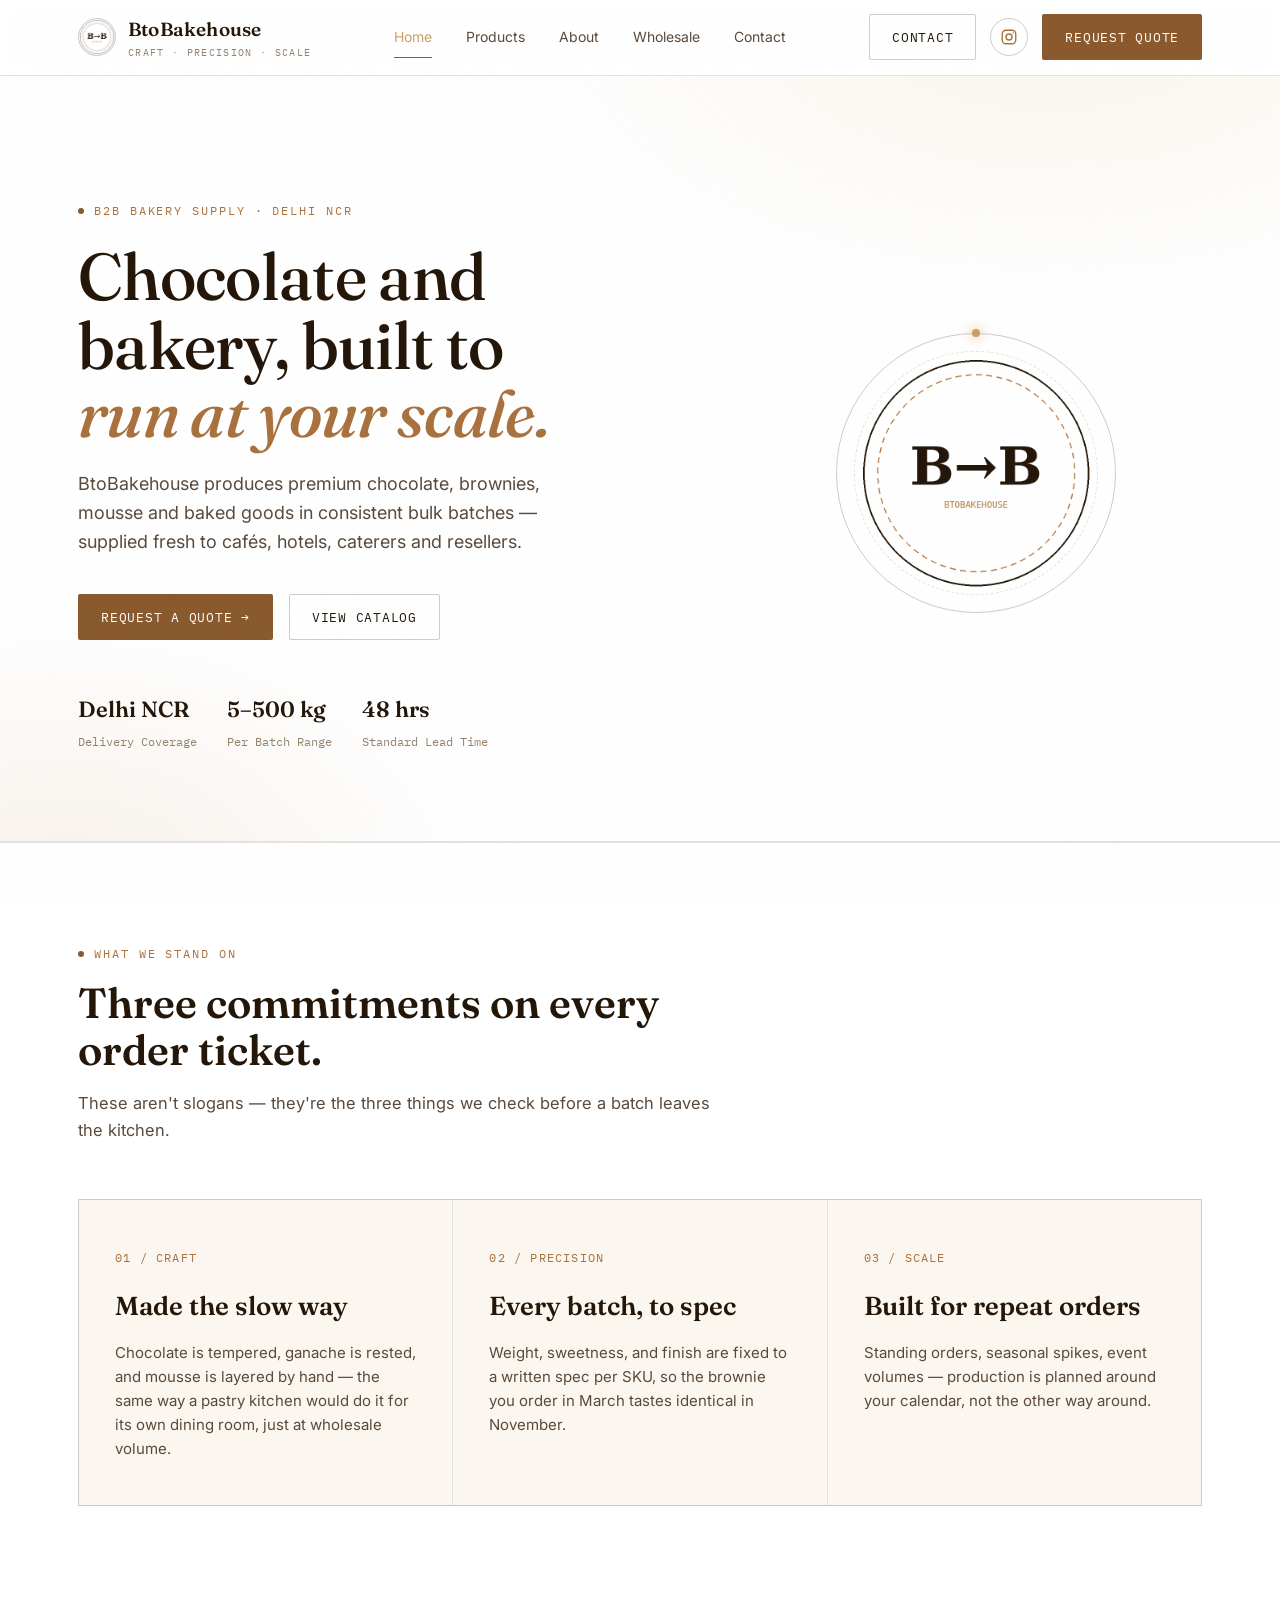
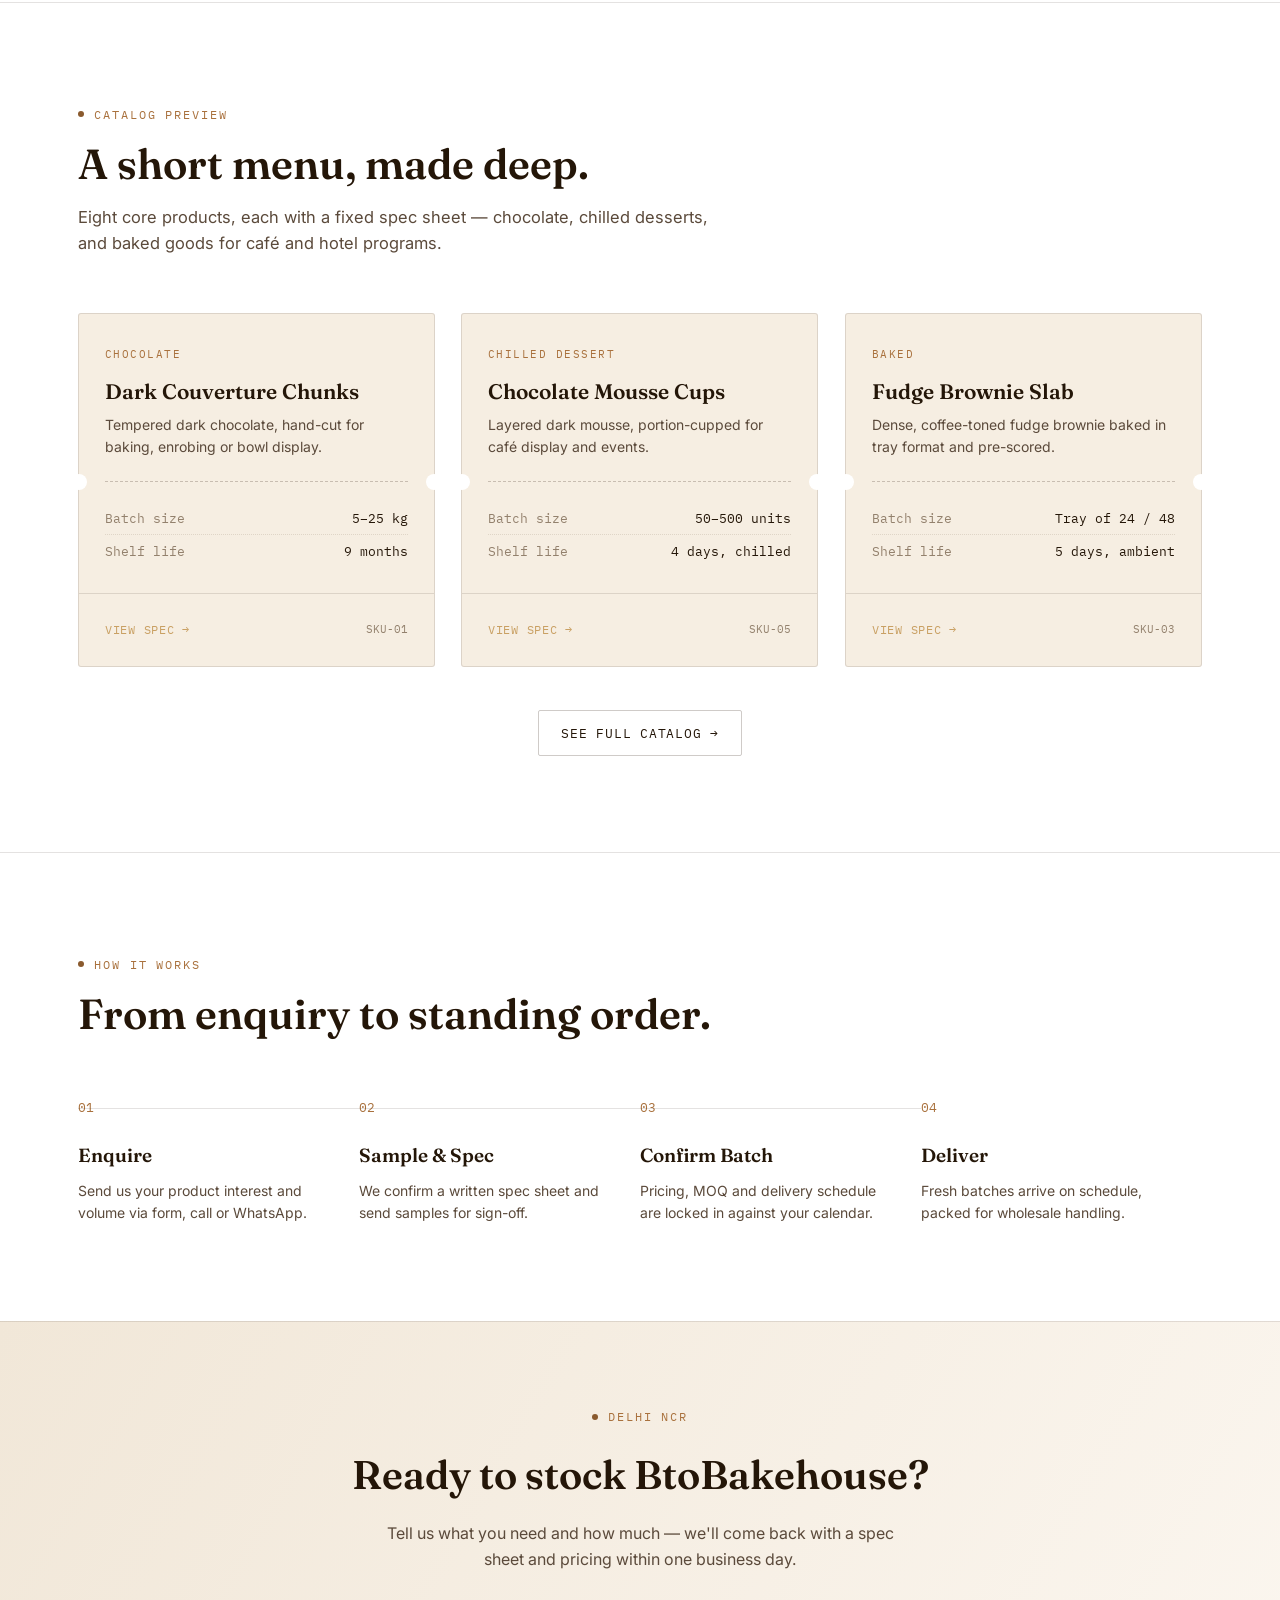
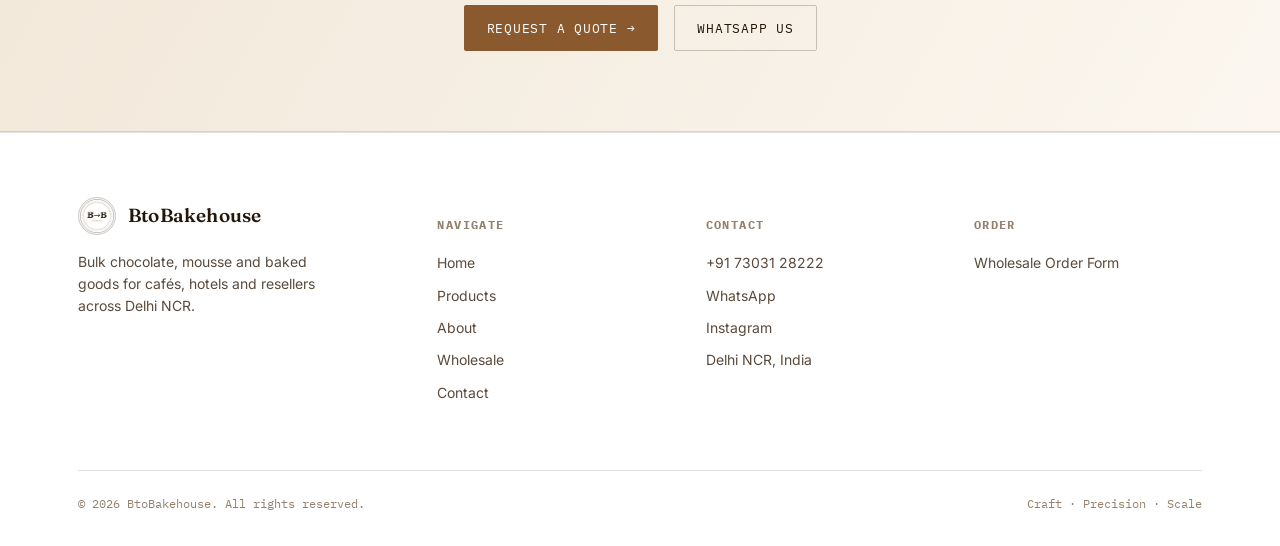
<file: index.html>
<!DOCTYPE html>
<html lang="en">
<head>
<meta charset="UTF-8">
<meta name="viewport" content="width=device-width, initial-scale=1.0">
<title>BtoBakehouse — Wholesale Chocolate & Bakery, Delhi NCR</title>
<meta name="description" content="BtoBakehouse supplies premium chocolate, brownies, mousse and bakery items in bulk to cafés, hotels and resellers across Delhi NCR.">
<link rel="preconnect" href="https://fonts.googleapis.com">
<link href="https://fonts.googleapis.com/css2?family=Fraunces:ital,opsz,wght@0,9..144,400;0,9..144,500;0,9..144,600;1,9..144,500&family=Inter:wght@400;500;600;700&family=IBM+Plex+Mono:wght@400;500&display=swap" rel="stylesheet">
<link rel="icon" type="image/png" href="logo.png">
<link rel="stylesheet" href="styles.css">
</head>
<body>
<div class="grain"></div>

<header class="site-header">
  <nav class="nav">
    <a href="index.html" class="brand">
      <span class="brand-mark"><img src="logo.png" alt="BtoBakehouse logo"></span>
      <span>
        <span class="brand-word">BtoBakehouse</span>
        <span class="brand-sub">Craft · Precision · Scale</span>
      </span>
    </a>
    <div class="nav-links">
      <a href="index.html" class="active">Home</a>
      <a href="products.html">Products</a>
      <a href="about.html">About</a>
      <a href="wholesale.html">Wholesale</a>
      <a href="contact.html">Contact</a>
    </div>
    <div class="nav-cta">
      <a href="contact.html" class="btn btn-outline">Contact</a>
      <a href="https://www.instagram.com/btobakehouse" target="_blank" class="icon-btn" aria-label="BtoBakehouse on Instagram">
        <svg viewBox="0 0 24 24" fill="none" stroke="currentColor" stroke-width="1.8"><rect x="3" y="3" width="18" height="18" rx="5"/><circle cx="12" cy="12" r="4"/><circle cx="17.5" cy="6.5" r="1" fill="currentColor" stroke="none"/></svg>
      </a>
      <a href="https://docs.google.com/forms/d/e/1FAIpQLSc3XQClOhl44Nz95IVdDjMeJeumspqBdUyK6FssILV5liJzgw/viewform" target="_blank" class="btn btn-primary"><span class="btn-text-full">Request Quote</span><span class="btn-text-short">Quote</span></a>
      <button class="nav-toggle" aria-label="Toggle menu">☰</button>
    </div>
  </nav>
</header>

<section class="hero">
  <div class="wrap hero-grid">
    <div>
      <span class="eyebrow">B2B Bakery Supply · Delhi NCR</span>
      <h1>Chocolate and<br>bakery, built to<br><em>run at your scale.</em></h1>
      <p class="hero-sub">BtoBakehouse produces premium chocolate, brownies, mousse and baked goods in consistent bulk batches — supplied fresh to cafés, hotels, caterers and resellers.</p>
      <div class="hero-cta">
        <a href="https://docs.google.com/forms/d/e/1FAIpQLSc3XQClOhl44Nz95IVdDjMeJeumspqBdUyK6FssILV5liJzgw/viewform" target="_blank" class="btn btn-primary">Request a Quote →</a>
        <a href="products.html" class="btn btn-outline">View Catalog</a>
      </div>
      <div class="hero-meta">
        <div><strong>Delhi NCR</strong>Delivery Coverage</div>
        <div><strong>5–500 kg</strong>Per Batch Range</div>
        <div><strong>48 hrs</strong>Standard Lead Time</div>
      </div>
    </div>
    <div class="hero-stamp-col">
      <div class="stamp">
        <div class="stamp-spin"><span class="orbit-dot"></span></div>
        <div class="stamp-logo-frame">
          <img src="logo.png" alt="BtoBakehouse logo">
        </div>
      </div>
    </div>
  </div>
</section>

<section class="border-top reveal">
  <div class="wrap">
    <div class="section-head">
      <span class="eyebrow">What we stand on</span>
      <h2>Three commitments on every order ticket.</h2>
      <p>These aren't slogans — they're the three things we check before a batch leaves the kitchen.</p>
    </div>
    <div class="pillars">
      <div class="pillar">
        <span class="mark">01 / CRAFT</span>
        <h3>Made the slow way</h3>
        <p>Chocolate is tempered, ganache is rested, and mousse is layered by hand — the same way a pastry kitchen would do it for its own dining room, just at wholesale volume.</p>
      </div>
      <div class="pillar">
        <span class="mark">02 / PRECISION</span>
        <h3>Every batch, to spec</h3>
        <p>Weight, sweetness, and finish are fixed to a written spec per SKU, so the brownie you order in March tastes identical in November.</p>
      </div>
      <div class="pillar">
        <span class="mark">03 / SCALE</span>
        <h3>Built for repeat orders</h3>
        <p>Standing orders, seasonal spikes, event volumes — production is planned around your calendar, not the other way around.</p>
      </div>
    </div>
  </div>
</section>

<section class="border-top reveal">
  <div class="wrap">
    <div class="section-head">
      <span class="eyebrow">Catalog preview</span>
      <h2>A short menu, made deep.</h2>
      <p>Eight core products, each with a fixed spec sheet — chocolate, chilled desserts, and baked goods for café and hotel programs.</p>
    </div>
    <div class="ticket-grid">
      <div class="ticket">
        <div class="ticket-top">
          <span class="ticket-cat">Chocolate</span>
          <h3>Dark Couverture Chunks</h3>
          <p class="desc">Tempered dark chocolate, hand-cut for baking, enrobing or bowl display.</p>
        </div>
        <div class="ticket-perf"></div>
        <div class="ticket-specs">
          <div class="spec-row"><span>Batch size</span><span>5–25 kg</span></div>
          <div class="spec-row"><span>Shelf life</span><span>9 months</span></div>
        </div>
        <div class="ticket-foot"><a href="products.html">View spec →</a><span class="ticket-id">SKU-01</span></div>
      </div>
      <div class="ticket">
        <div class="ticket-top">
          <span class="ticket-cat">Chilled Dessert</span>
          <h3>Chocolate Mousse Cups</h3>
          <p class="desc">Layered dark mousse, portion-cupped for café display and events.</p>
        </div>
        <div class="ticket-perf"></div>
        <div class="ticket-specs">
          <div class="spec-row"><span>Batch size</span><span>50–500 units</span></div>
          <div class="spec-row"><span>Shelf life</span><span>4 days, chilled</span></div>
        </div>
        <div class="ticket-foot"><a href="products.html">View spec →</a><span class="ticket-id">SKU-05</span></div>
      </div>
      <div class="ticket">
        <div class="ticket-top">
          <span class="ticket-cat">Baked</span>
          <h3>Fudge Brownie Slab</h3>
          <p class="desc">Dense, coffee-toned fudge brownie baked in tray format and pre-scored.</p>
        </div>
        <div class="ticket-perf"></div>
        <div class="ticket-specs">
          <div class="spec-row"><span>Batch size</span><span>Tray of 24 / 48</span></div>
          <div class="spec-row"><span>Shelf life</span><span>5 days, ambient</span></div>
        </div>
        <div class="ticket-foot"><a href="products.html">View spec →</a><span class="ticket-id">SKU-03</span></div>
      </div>
    </div>
    <div style="text-align:center;margin-top:44px;">
      <a href="products.html" class="btn btn-outline">See full catalog →</a>
    </div>
  </div>
</section>

<section class="border-top reveal">
  <div class="wrap">
    <div class="section-head">
      <span class="eyebrow">How it works</span>
      <h2>From enquiry to standing order.</h2>
    </div>
    <div class="process">
      <div class="step">
        <span class="step-num">01</span>
        <h4>Enquire</h4>
        <p>Send us your product interest and volume via form, call or WhatsApp.</p>
      </div>
      <div class="step">
        <span class="step-num">02</span>
        <h4>Sample & Spec</h4>
        <p>We confirm a written spec sheet and send samples for sign-off.</p>
      </div>
      <div class="step">
        <span class="step-num">03</span>
        <h4>Confirm Batch</h4>
        <p>Pricing, MOQ and delivery schedule are locked in against your calendar.</p>
      </div>
      <div class="step">
        <span class="step-num">04</span>
        <h4>Deliver</h4>
        <p>Fresh batches arrive on schedule, packed for wholesale handling.</p>
      </div>
    </div>
  </div>
</section>

<section class="cta-band reveal">
  <div class="wrap">
    <span class="eyebrow" style="justify-content:center;">Delhi NCR</span>
    <h2 style="margin-top:16px;">Ready to stock BtoBakehouse?</h2>
    <p>Tell us what you need and how much — we'll come back with a spec sheet and pricing within one business day.</p>
    <div class="hero-cta">
      <a href="https://docs.google.com/forms/d/e/1FAIpQLSc3XQClOhl44Nz95IVdDjMeJeumspqBdUyK6FssILV5liJzgw/viewform" target="_blank" class="btn btn-primary">Request a Quote →</a>
      <a href="https://wa.me/917303128222" target="_blank" class="btn btn-outline">WhatsApp Us</a>
    </div>
  </div>
</section>

<footer>
  <div class="wrap">
    <div class="footer-grid">
      <div class="footer-col">
        <div class="footer-brand-row">
          <span class="brand-mark"><img src="logo.png" alt="BtoBakehouse logo"></span>
          <span class="brand-word">BtoBakehouse</span>
        </div>
        <p style="max-width:260px;">Bulk chocolate, mousse and baked goods for cafés, hotels and resellers across Delhi NCR.</p>
      </div>
      <div class="footer-col">
        <h5>Navigate</h5>
        <a href="index.html">Home</a>
        <a href="products.html">Products</a>
        <a href="about.html">About</a>
        <a href="wholesale.html">Wholesale</a>
        <a href="contact.html">Contact</a>
      </div>
      <div class="footer-col">
        <h5>Contact</h5>
        <a href="tel:+917303128222">+91 73031 28222</a>
        <a href="https://wa.me/917303128222" target="_blank">WhatsApp</a>
        <a href="https://www.instagram.com/btobakehouse" target="_blank">Instagram</a>
        <p>Delhi NCR, India</p>
      </div>
      <div class="footer-col">
        <h5>Order</h5>
        <a href="https://docs.google.com/forms/d/e/1FAIpQLSc3XQClOhl44Nz95IVdDjMeJeumspqBdUyK6FssILV5liJzgw/viewform" target="_blank">Wholesale Order Form</a>
      </div>
    </div>
    <div class="footer-bottom">
      <span>© 2026 BtoBakehouse. All rights reserved.</span>
      <span>Craft · Precision · Scale</span>
    </div>
  </div>
</footer>

<script src="script.js"></script>
</body>
</html>
</file>
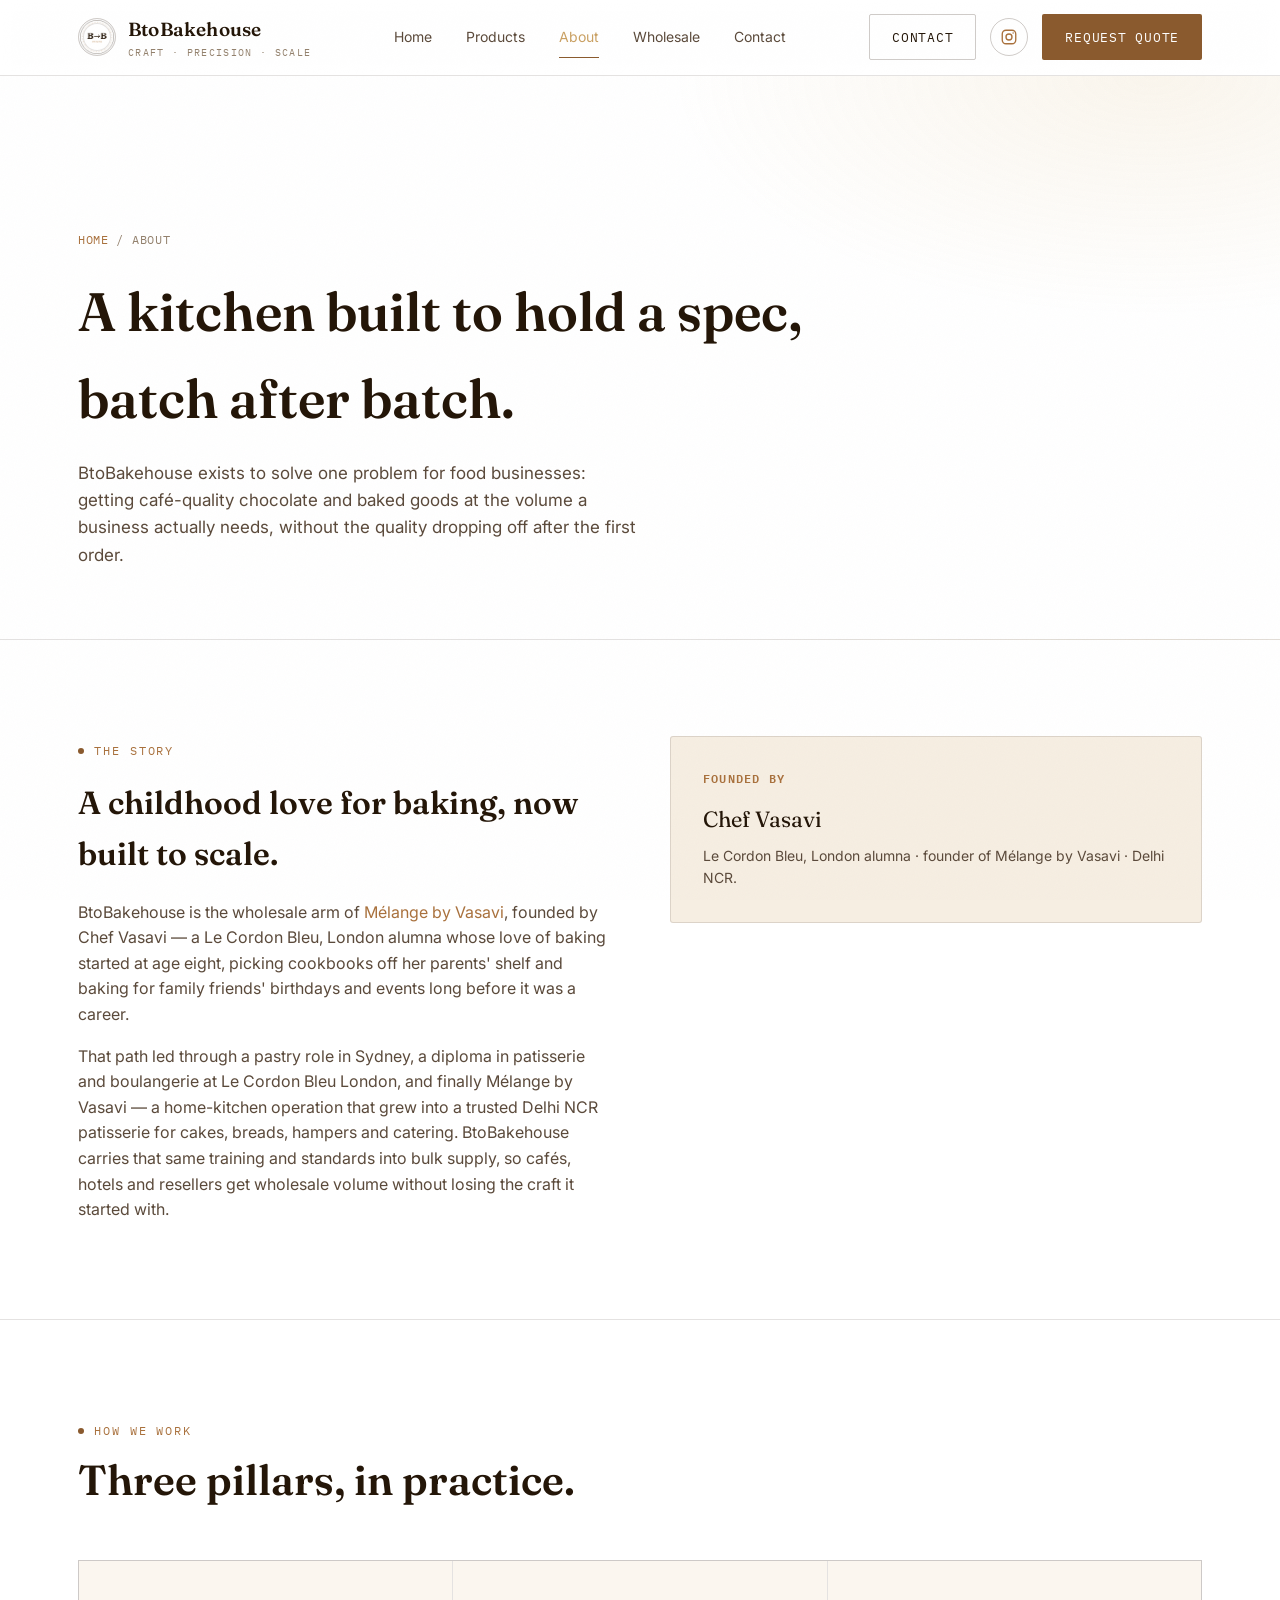
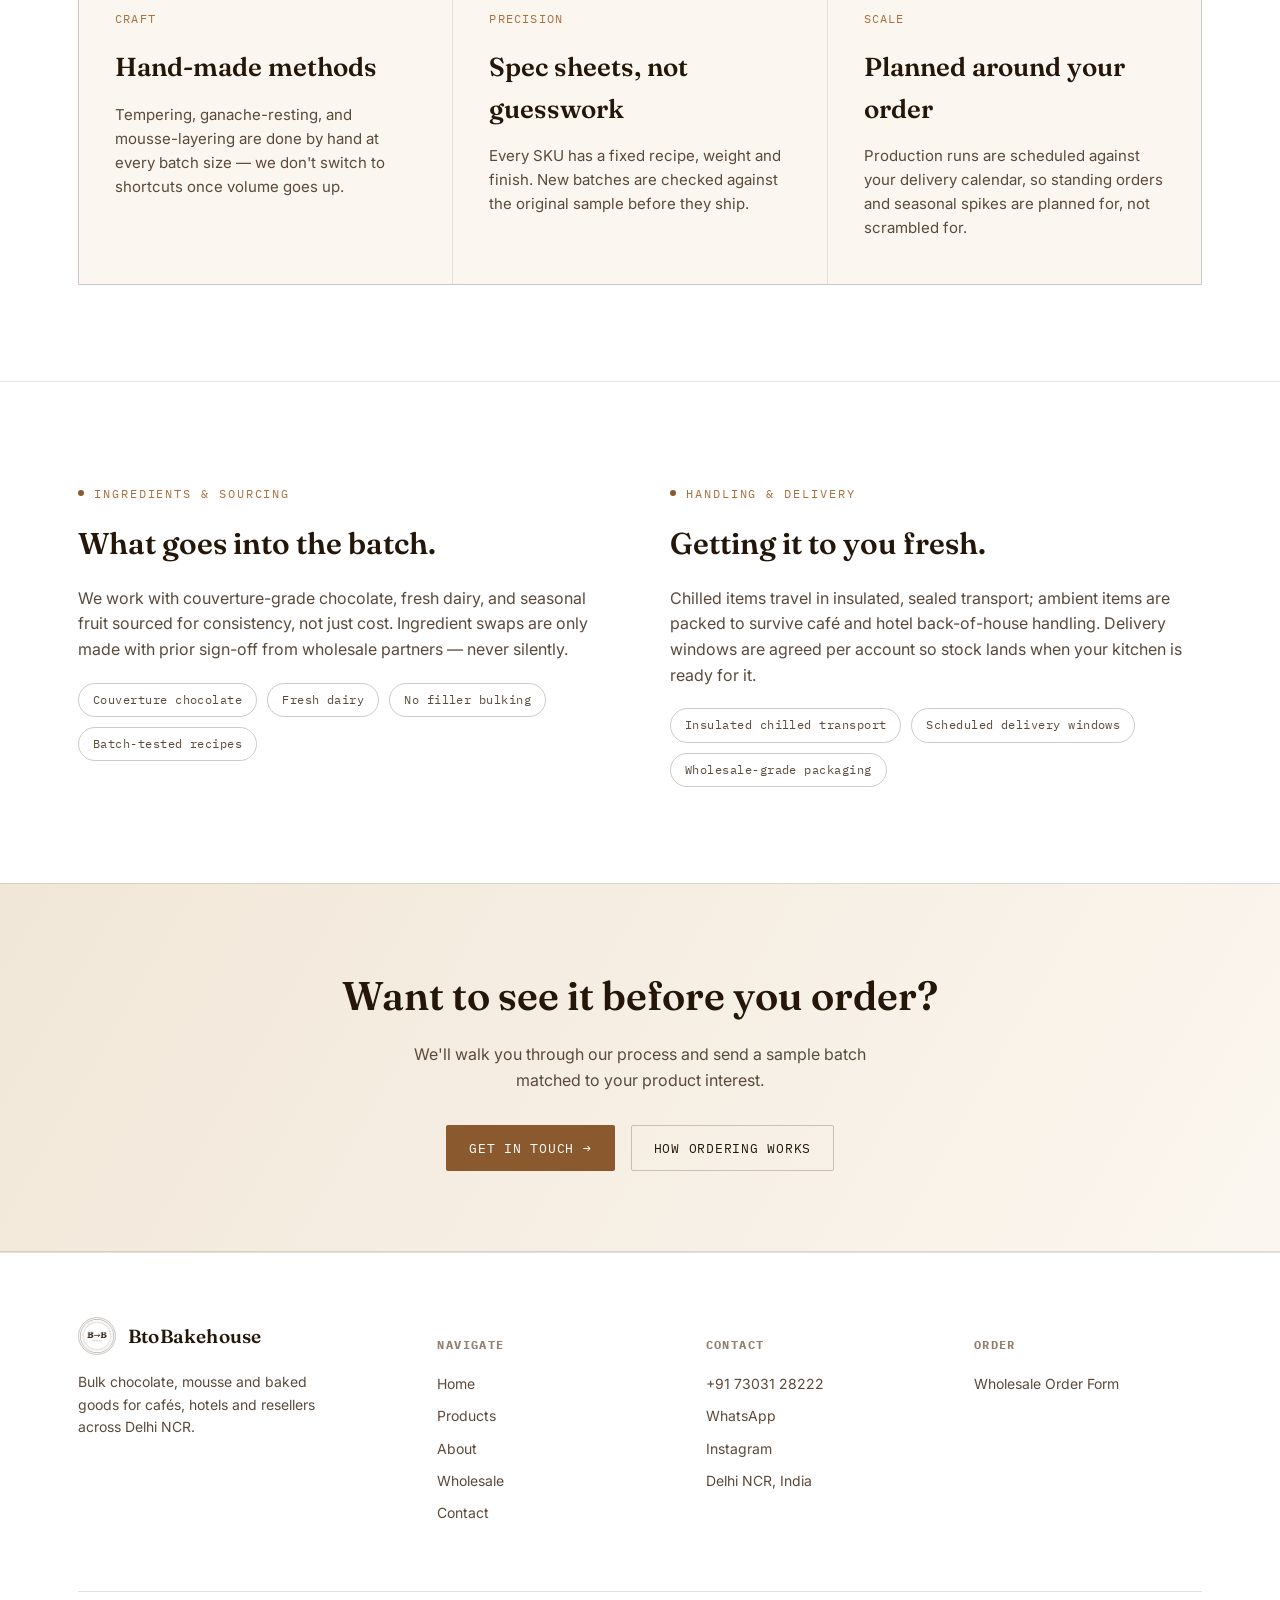
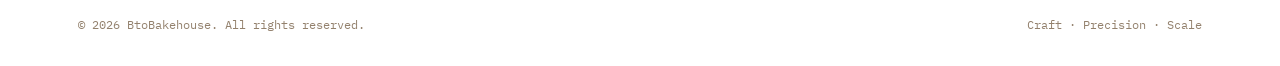
<file: about.html>
<!DOCTYPE html>
<html lang="en">
<head>
<meta charset="UTF-8">
<meta name="viewport" content="width=device-width, initial-scale=1.0">
<title>About — BtoBakehouse</title>
<meta name="description" content="From a home kitchen to a wholesale kitchen — the story, capability and standards behind BtoBakehouse.">
<link rel="preconnect" href="https://fonts.googleapis.com">
<link href="https://fonts.googleapis.com/css2?family=Fraunces:ital,opsz,wght@0,9..144,400;0,9..144,500;0,9..144,600;1,9..144,500&family=Inter:wght@400;500;600;700&family=IBM+Plex+Mono:wght@400;500&display=swap" rel="stylesheet">
<link rel="icon" type="image/png" href="logo.png">
<link rel="stylesheet" href="styles.css">
</head>
<body>
<div class="grain"></div>

<header class="site-header">
  <nav class="nav">
    <a href="index.html" class="brand">
      <span class="brand-mark"><img src="logo.png" alt="BtoBakehouse logo"></span>
      <span>
        <span class="brand-word">BtoBakehouse</span>
        <span class="brand-sub">Craft · Precision · Scale</span>
      </span>
    </a>
    <div class="nav-links">
      <a href="index.html">Home</a>
      <a href="products.html">Products</a>
      <a href="about.html" class="active">About</a>
      <a href="wholesale.html">Wholesale</a>
      <a href="contact.html">Contact</a>
    </div>
    <div class="nav-cta">
      <a href="contact.html" class="btn btn-outline">Contact</a>
      <a href="https://www.instagram.com/btobakehouse" target="_blank" class="icon-btn" aria-label="BtoBakehouse on Instagram">
        <svg viewBox="0 0 24 24" fill="none" stroke="currentColor" stroke-width="1.8"><rect x="3" y="3" width="18" height="18" rx="5"/><circle cx="12" cy="12" r="4"/><circle cx="17.5" cy="6.5" r="1" fill="currentColor" stroke="none"/></svg>
      </a>
      <a href="https://docs.google.com/forms/d/e/1FAIpQLSc3XQClOhl44Nz95IVdDjMeJeumspqBdUyK6FssILV5liJzgw/viewform" target="_blank" class="btn btn-primary"><span class="btn-text-full">Request Quote</span><span class="btn-text-short">Quote</span></a>
      <button class="nav-toggle" aria-label="Toggle menu">☰</button>
    </div>
  </nav>
</header>

<section class="page-header">
  <div class="wrap">
    <span class="breadcrumb"><a href="index.html">Home</a> / About</span>
    <h1>A kitchen built to hold a spec, batch after batch.</h1>
    <p>BtoBakehouse exists to solve one problem for food businesses: getting café-quality chocolate and baked goods at the volume a business actually needs, without the quality dropping off after the first order.</p>
  </div>
</section>

<section class="reveal">
  <div class="wrap two-col">
    <div>
      <span class="eyebrow">The story</span>
      <h2 style="margin-top:16px;font-size:32px;">A childhood love for baking, now built to scale.</h2>
      <p style="color:var(--parchment-dim);margin-top:20px;">BtoBakehouse is the wholesale arm of <a href="https://melangebyvasavi.com" target="_blank" style="color:var(--copper-light);">Mélange by Vasavi</a>, founded by Chef Vasavi — a Le Cordon Bleu, London alumna whose love of baking started at age eight, picking cookbooks off her parents' shelf and baking for family friends' birthdays and events long before it was a career.</p>
      <p style="color:var(--parchment-dim);margin-top:16px;">That path led through a pastry role in Sydney, a diploma in patisserie and boulangerie at Le Cordon Bleu London, and finally Mélange by Vasavi — a home-kitchen operation that grew into a trusted Delhi NCR patisserie for cakes, breads, hampers and catering. BtoBakehouse carries that same training and standards into bulk supply, so cafés, hotels and resellers get wholesale volume without losing the craft it started with.</p>
    </div>
    <div class="info-card">
      <h4>Founded by</h4>
      <p class="big">Chef Vasavi</p>
      <p>Le Cordon Bleu, London alumna · founder of Mélange by Vasavi · Delhi NCR.</p>
    </div>
  </div>
</section>

<section class="border-top reveal">
  <div class="wrap">
    <div class="section-head">
      <span class="eyebrow">How we work</span>
      <h2>Three pillars, in practice.</h2>
    </div>
    <div class="pillars">
      <div class="pillar">
        <span class="mark">CRAFT</span>
        <h3>Hand-made methods</h3>
        <p>Tempering, ganache-resting, and mousse-layering are done by hand at every batch size — we don't switch to shortcuts once volume goes up.</p>
      </div>
      <div class="pillar">
        <span class="mark">PRECISION</span>
        <h3>Spec sheets, not guesswork</h3>
        <p>Every SKU has a fixed recipe, weight and finish. New batches are checked against the original sample before they ship.</p>
      </div>
      <div class="pillar">
        <span class="mark">SCALE</span>
        <h3>Planned around your order</h3>
        <p>Production runs are scheduled against your delivery calendar, so standing orders and seasonal spikes are planned for, not scrambled for.</p>
      </div>
    </div>
  </div>
</section>

<section class="border-top reveal">
  <div class="wrap two-col">
    <div>
      <span class="eyebrow">Ingredients & sourcing</span>
      <h2 style="margin-top:16px;font-size:30px;">What goes into the batch.</h2>
      <p style="color:var(--parchment-dim);margin-top:18px;">We work with couverture-grade chocolate, fresh dairy, and seasonal fruit sourced for consistency, not just cost. Ingredient swaps are only made with prior sign-off from wholesale partners — never silently.</p>
      <div class="tag-row">
        <span class="tag">Couverture chocolate</span>
        <span class="tag">Fresh dairy</span>
        <span class="tag">No filler bulking</span>
        <span class="tag">Batch-tested recipes</span>
      </div>
    </div>
    <div>
      <span class="eyebrow">Handling & delivery</span>
      <h2 style="margin-top:16px;font-size:30px;">Getting it to you fresh.</h2>
      <p style="color:var(--parchment-dim);margin-top:18px;">Chilled items travel in insulated, sealed transport; ambient items are packed to survive café and hotel back-of-house handling. Delivery windows are agreed per account so stock lands when your kitchen is ready for it.</p>
      <div class="tag-row">
        <span class="tag">Insulated chilled transport</span>
        <span class="tag">Scheduled delivery windows</span>
        <span class="tag">Wholesale-grade packaging</span>
      </div>
    </div>
  </div>
</section>

<section class="cta-band reveal">
  <div class="wrap">
    <h2>Want to see it before you order?</h2>
    <p>We'll walk you through our process and send a sample batch matched to your product interest.</p>
    <div class="hero-cta">
      <a href="contact.html" class="btn btn-primary">Get in touch →</a>
      <a href="wholesale.html" class="btn btn-outline">How ordering works</a>
    </div>
  </div>
</section>

<footer>
  <div class="wrap">
    <div class="footer-grid">
      <div class="footer-col">
        <div class="footer-brand-row">
          <span class="brand-mark"><img src="logo.png" alt="BtoBakehouse logo"></span>
          <span class="brand-word">BtoBakehouse</span>
        </div>
        <p style="max-width:260px;">Bulk chocolate, mousse and baked goods for cafés, hotels and resellers across Delhi NCR.</p>
      </div>
      <div class="footer-col">
        <h5>Navigate</h5>
        <a href="index.html">Home</a>
        <a href="products.html">Products</a>
        <a href="about.html">About</a>
        <a href="wholesale.html">Wholesale</a>
        <a href="contact.html">Contact</a>
      </div>
      <div class="footer-col">
        <h5>Contact</h5>
        <a href="tel:+917303128222">+91 73031 28222</a>
        <a href="https://wa.me/917303128222" target="_blank">WhatsApp</a>
        <a href="https://www.instagram.com/btobakehouse" target="_blank">Instagram</a>
        <p>Delhi NCR, India</p>
      </div>
      <div class="footer-col">
        <h5>Order</h5>
        <a href="https://docs.google.com/forms/d/e/1FAIpQLSc3XQClOhl44Nz95IVdDjMeJeumspqBdUyK6FssILV5liJzgw/viewform" target="_blank">Wholesale Order Form</a>
      </div>
    </div>
    <div class="footer-bottom">
      <span>© 2026 BtoBakehouse. All rights reserved.</span>
      <span>Craft · Precision · Scale</span>
    </div>
  </div>
</footer>

<script src="script.js"></script>
</body>
</html>
</file>
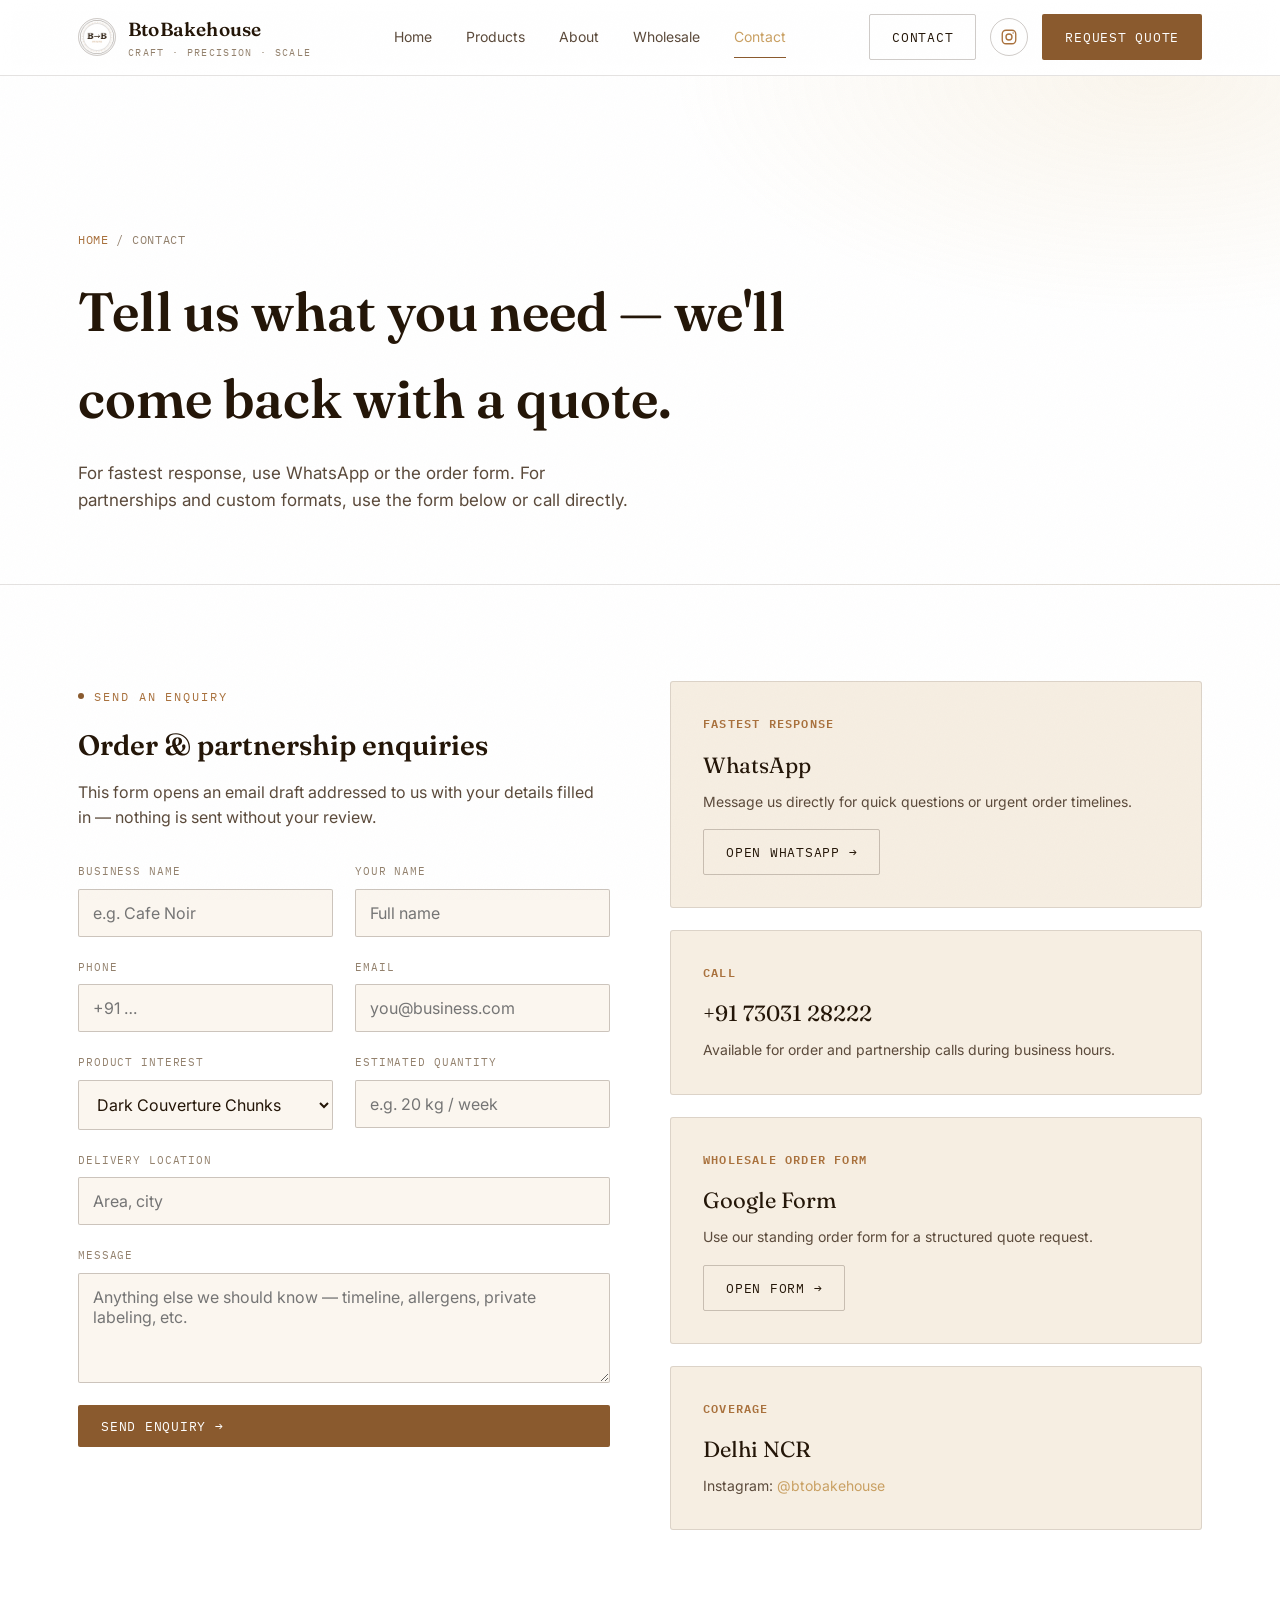
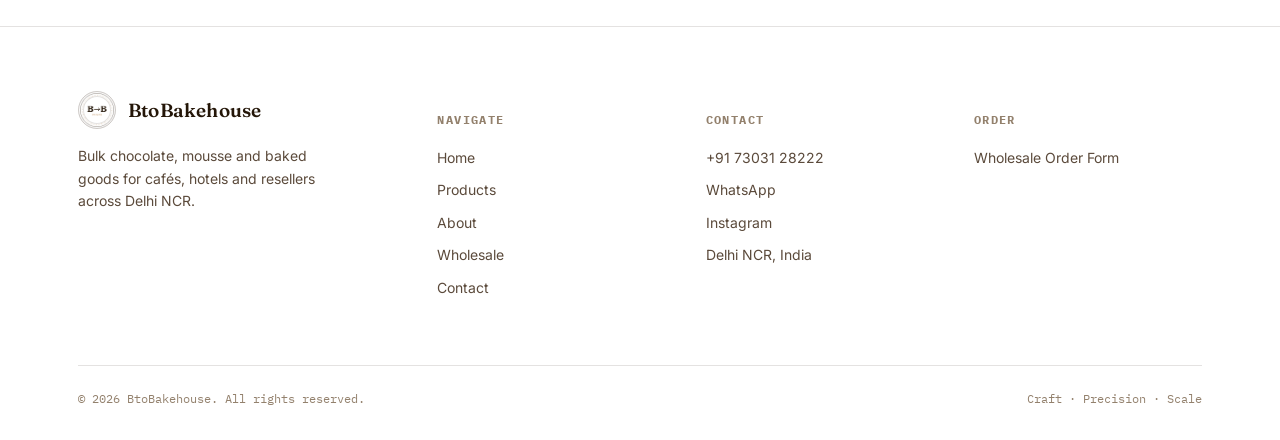
<file: contact.html>
<!DOCTYPE html>
<html lang="en">
<head>
<meta charset="UTF-8">
<meta name="viewport" content="width=device-width, initial-scale=1.0">
<title>Contact — BtoBakehouse</title>
<meta name="description" content="Get in touch with BtoBakehouse for wholesale orders, samples and partnerships.">
<link rel="preconnect" href="https://fonts.googleapis.com">
<link href="https://fonts.googleapis.com/css2?family=Fraunces:ital,opsz,wght@0,9..144,400;0,9..144,500;0,9..144,600;1,9..144,500&family=Inter:wght@400;500;600;700&family=IBM+Plex+Mono:wght@400;500&display=swap" rel="stylesheet">
<link rel="icon" type="image/png" href="logo.png">
<link rel="stylesheet" href="styles.css">
</head>
<body>
<div class="grain"></div>

<header class="site-header">
  <nav class="nav">
    <a href="index.html" class="brand">
      <span class="brand-mark"><img src="logo.png" alt="BtoBakehouse logo"></span>
      <span>
        <span class="brand-word">BtoBakehouse</span>
        <span class="brand-sub">Craft · Precision · Scale</span>
      </span>
    </a>
    <div class="nav-links">
      <a href="index.html">Home</a>
      <a href="products.html">Products</a>
      <a href="about.html">About</a>
      <a href="wholesale.html">Wholesale</a>
      <a href="contact.html" class="active">Contact</a>
    </div>
    <div class="nav-cta">
      <a href="contact.html" class="btn btn-outline">Contact</a>
      <a href="https://www.instagram.com/btobakehouse" target="_blank" class="icon-btn" aria-label="BtoBakehouse on Instagram">
        <svg viewBox="0 0 24 24" fill="none" stroke="currentColor" stroke-width="1.8"><rect x="3" y="3" width="18" height="18" rx="5"/><circle cx="12" cy="12" r="4"/><circle cx="17.5" cy="6.5" r="1" fill="currentColor" stroke="none"/></svg>
      </a>
      <a href="https://docs.google.com/forms/d/e/1FAIpQLSc3XQClOhl44Nz95IVdDjMeJeumspqBdUyK6FssILV5liJzgw/viewform" target="_blank" class="btn btn-primary"><span class="btn-text-full">Request Quote</span><span class="btn-text-short">Quote</span></a>
      <button class="nav-toggle" aria-label="Toggle menu">☰</button>
    </div>
  </nav>
</header>

<section class="page-header">
  <div class="wrap">
    <span class="breadcrumb"><a href="index.html">Home</a> / Contact</span>
    <h1>Tell us what you need — we'll come back with a quote.</h1>
    <p>For fastest response, use WhatsApp or the order form. For partnerships and custom formats, use the form below or call directly.</p>
  </div>
</section>

<section class="reveal">
  <div class="wrap two-col">
    <div>
      <span class="eyebrow">Send an enquiry</span>
      <h2 style="margin-top:16px;font-size:28px;">Order & partnership enquiries</h2>
      <p style="color:var(--parchment-dim);margin-top:12px;margin-bottom:32px;">This form opens an email draft addressed to us with your details filled in — nothing is sent without your review.</p>

      <form id="enquiry-form" class="form-grid" onsubmit="return false;">
        <div class="field">
          <label for="business">Business name</label>
          <input id="business" type="text" placeholder="e.g. Cafe Noir" required>
        </div>
        <div class="field">
          <label for="contact-name">Your name</label>
          <input id="contact-name" type="text" placeholder="Full name" required>
        </div>
        <div class="field">
          <label for="phone">Phone</label>
          <input id="phone" type="tel" placeholder="+91 …" required>
        </div>
        <div class="field">
          <label for="email">Email</label>
          <input id="email" type="email" placeholder="you@business.com" required>
        </div>
        <div class="field">
          <label for="product">Product interest</label>
          <select id="product">
            <option>Dark Couverture Chunks</option>
            <option>Salted Caramel Ganache</option>
            <option>Fudge Brownie Slab</option>
            <option>Chocolate Truffle Bites</option>
            <option>Chocolate Mousse Cups</option>
            <option>Chocolate-Dipped Strawberries</option>
            <option>Jumbo Chocolate Chip Cookie</option>
            <option>Drinking Chocolate Base</option>
            <option>Custom / Not sure yet</option>
          </select>
        </div>
        <div class="field">
          <label for="quantity">Estimated quantity</label>
          <input id="quantity" type="text" placeholder="e.g. 20 kg / week">
        </div>
        <div class="field full">
          <label for="city">Delivery location</label>
          <input id="city" type="text" placeholder="Area, city">
        </div>
        <div class="field full">
          <label for="message">Message</label>
          <textarea id="message" placeholder="Anything else we should know — timeline, allergens, private labeling, etc."></textarea>
        </div>
        <div class="field full">
          <button type="button" class="btn btn-primary" onclick="sendEnquiry()">Send Enquiry →</button>
        </div>
      </form>
    </div>

    <div>
      <div class="info-card" style="margin-bottom:22px;">
        <h4>Fastest response</h4>
        <p class="big">WhatsApp</p>
        <p>Message us directly for quick questions or urgent order timelines.</p>
        <a href="https://wa.me/917303128222" target="_blank" class="btn btn-outline mt-8" style="margin-top:16px;">Open WhatsApp →</a>
      </div>
      <div class="info-card" style="margin-bottom:22px;">
        <h4>Call</h4>
        <p class="big">+91 73031 28222</p>
        <p>Available for order and partnership calls during business hours.</p>
      </div>
      <div class="info-card" style="margin-bottom:22px;">
        <h4>Wholesale order form</h4>
        <p class="big">Google Form</p>
        <p>Use our standing order form for a structured quote request.</p>
        <a href="https://docs.google.com/forms/d/e/1FAIpQLSc3XQClOhl44Nz95IVdDjMeJeumspqBdUyK6FssILV5liJzgw/viewform" target="_blank" class="btn btn-outline mt-8" style="margin-top:16px;">Open form →</a>
      </div>
      <div class="info-card">
        <h4>Coverage</h4>
        <p class="big">Delhi NCR</p>
        <p>Instagram: <a href="https://www.instagram.com/btobakehouse" target="_blank" style="color:var(--gold);">@btobakehouse</a></p>
      </div>
    </div>
  </div>
</section>

<footer>
  <div class="wrap">
    <div class="footer-grid">
      <div class="footer-col">
        <div class="footer-brand-row">
          <span class="brand-mark"><img src="logo.png" alt="BtoBakehouse logo"></span>
          <span class="brand-word">BtoBakehouse</span>
        </div>
        <p style="max-width:260px;">Bulk chocolate, mousse and baked goods for cafés, hotels and resellers across Delhi NCR.</p>
      </div>
      <div class="footer-col">
        <h5>Navigate</h5>
        <a href="index.html">Home</a>
        <a href="products.html">Products</a>
        <a href="about.html">About</a>
        <a href="wholesale.html">Wholesale</a>
        <a href="contact.html">Contact</a>
      </div>
      <div class="footer-col">
        <h5>Contact</h5>
        <a href="tel:+917303128222">+91 73031 28222</a>
        <a href="https://wa.me/917303128222" target="_blank">WhatsApp</a>
        <a href="https://www.instagram.com/btobakehouse" target="_blank">Instagram</a>
        <p>Delhi NCR, India</p>
      </div>
      <div class="footer-col">
        <h5>Order</h5>
        <a href="https://docs.google.com/forms/d/e/1FAIpQLSc3XQClOhl44Nz95IVdDjMeJeumspqBdUyK6FssILV5liJzgw/viewform" target="_blank">Wholesale Order Form</a>
      </div>
    </div>
    <div class="footer-bottom">
      <span>© 2026 BtoBakehouse. All rights reserved.</span>
      <span>Craft · Precision · Scale</span>
    </div>
  </div>
</footer>

<script src="script.js"></script>
<script>
function sendEnquiry(){
  const business = document.getElementById('business').value;
  const name = document.getElementById('contact-name').value;
  const phone = document.getElementById('phone').value;
  const email = document.getElementById('email').value;
  const product = document.getElementById('product').value;
  const quantity = document.getElementById('quantity').value;
  const city = document.getElementById('city').value;
  const message = document.getElementById('message').value;

  const body = `Business: ${business}%0AContact: ${name}%0APhone: ${phone}%0AEmail: ${email}%0AProduct interest: ${product}%0AEstimated quantity: ${quantity}%0ADelivery location: ${city}%0A%0AMessage:%0A${message}`;
  window.location.href = `mailto:?subject=Wholesale Enquiry — ${encodeURIComponent(business||'New enquiry')}&body=${body}`;
}
</script>
</body>
</html>
</file>
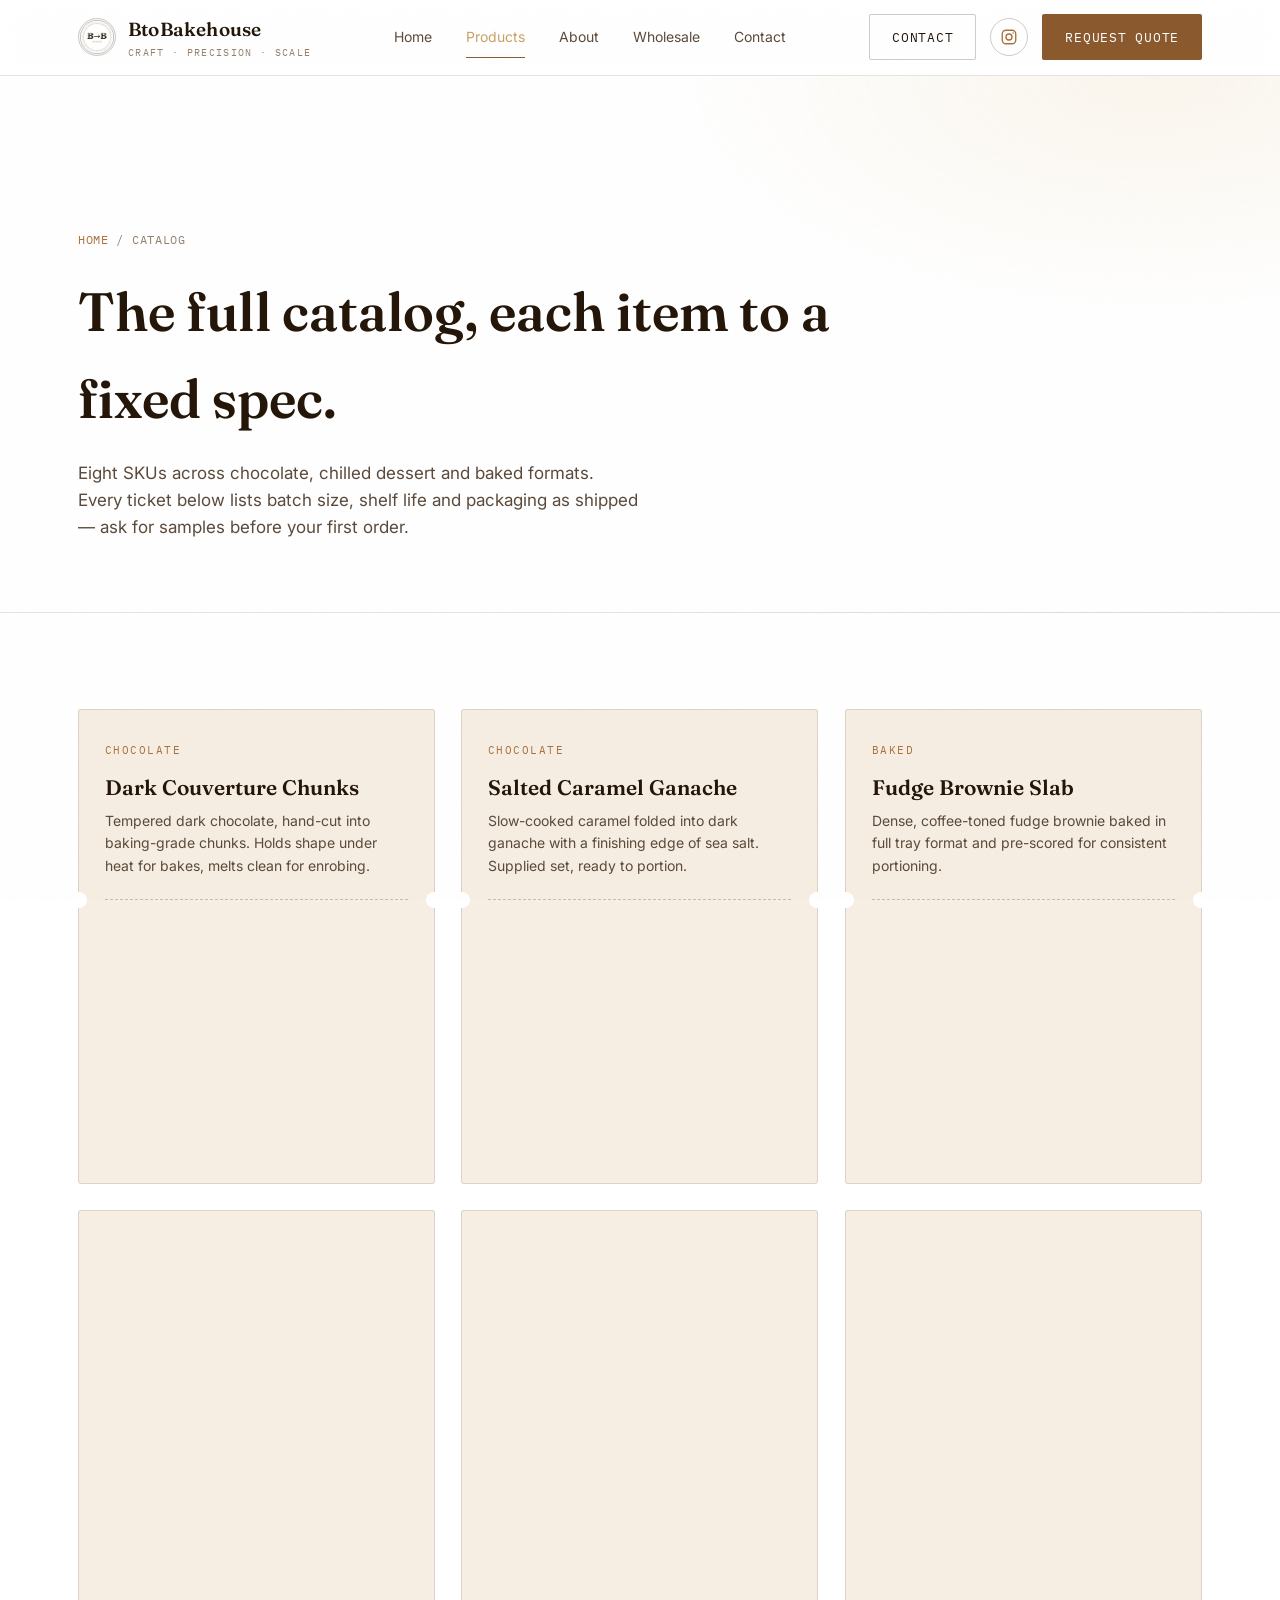
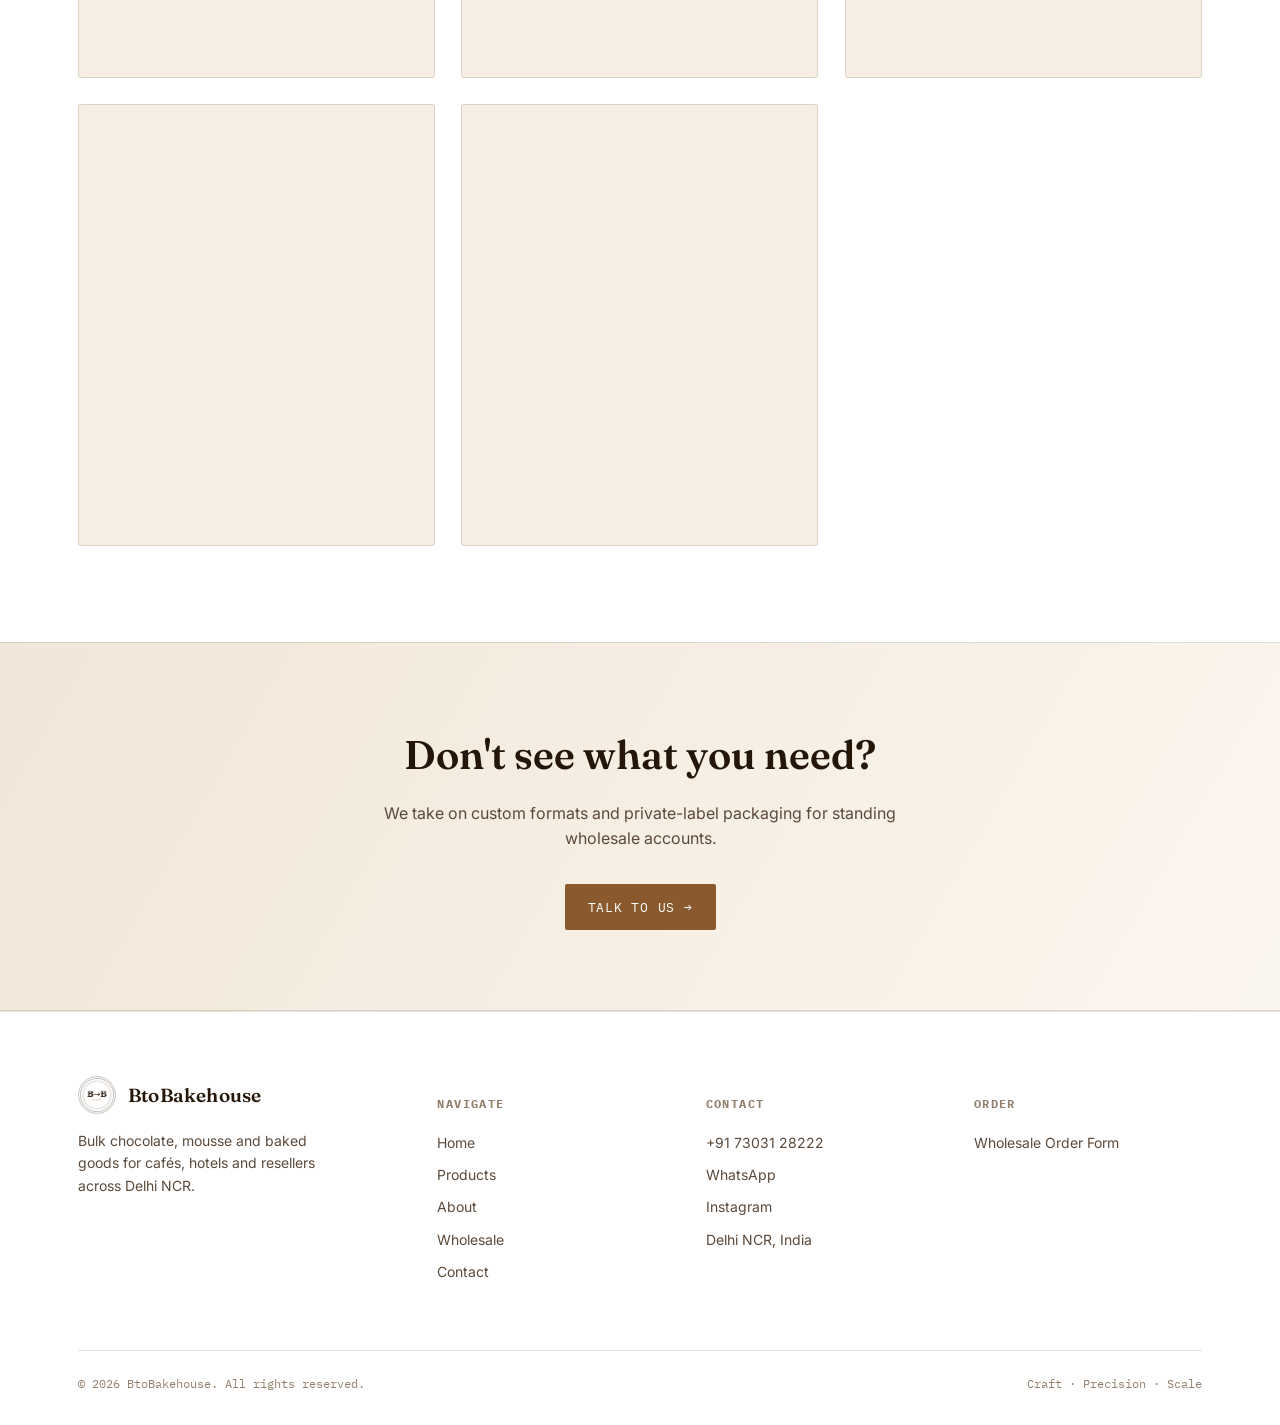
<file: products.html>
<!DOCTYPE html>
<html lang="en">
<head>
<meta charset="UTF-8">
<meta name="viewport" content="width=device-width, initial-scale=1.0">
<title>Catalog — BtoBakehouse</title>
<meta name="description" content="Full wholesale catalog: chocolate, mousse, brownies and cookies with fixed batch specs.">
<link rel="preconnect" href="https://fonts.googleapis.com">
<link href="https://fonts.googleapis.com/css2?family=Fraunces:ital,opsz,wght@0,9..144,400;0,9..144,500;0,9..144,600;1,9..144,500&family=Inter:wght@400;500;600;700&family=IBM+Plex+Mono:wght@400;500&display=swap" rel="stylesheet">
<link rel="icon" type="image/png" href="logo.png">
<link rel="stylesheet" href="styles.css">
</head>
<body>
<div class="grain"></div>

<header class="site-header">
  <nav class="nav">
    <a href="index.html" class="brand">
      <span class="brand-mark"><img src="logo.png" alt="BtoBakehouse logo"></span>
      <span>
        <span class="brand-word">BtoBakehouse</span>
        <span class="brand-sub">Craft · Precision · Scale</span>
      </span>
    </a>
    <div class="nav-links">
      <a href="index.html">Home</a>
      <a href="products.html" class="active">Products</a>
      <a href="about.html">About</a>
      <a href="wholesale.html">Wholesale</a>
      <a href="contact.html">Contact</a>
    </div>
    <div class="nav-cta">
      <a href="contact.html" class="btn btn-outline">Contact</a>
      <a href="https://www.instagram.com/btobakehouse" target="_blank" class="icon-btn" aria-label="BtoBakehouse on Instagram">
        <svg viewBox="0 0 24 24" fill="none" stroke="currentColor" stroke-width="1.8"><rect x="3" y="3" width="18" height="18" rx="5"/><circle cx="12" cy="12" r="4"/><circle cx="17.5" cy="6.5" r="1" fill="currentColor" stroke="none"/></svg>
      </a>
      <a href="https://docs.google.com/forms/d/e/1FAIpQLSc3XQClOhl44Nz95IVdDjMeJeumspqBdUyK6FssILV5liJzgw/viewform" target="_blank" class="btn btn-primary"><span class="btn-text-full">Request Quote</span><span class="btn-text-short">Quote</span></a>
      <button class="nav-toggle" aria-label="Toggle menu">☰</button>
    </div>
  </nav>
</header>

<section class="page-header">
  <div class="wrap">
    <span class="breadcrumb"><a href="index.html">Home</a> / Catalog</span>
    <h1>The full catalog, each item to a fixed spec.</h1>
    <p>Eight SKUs across chocolate, chilled dessert and baked formats. Every ticket below lists batch size, shelf life and packaging as shipped — ask for samples before your first order.</p>
  </div>
</section>

<section class="reveal">
  <div class="wrap">
    <div class="ticket-grid">

      <div class="ticket">
        <div class="ticket-top">
          <span class="ticket-cat">Chocolate</span>
          <h3>Dark Couverture Chunks</h3>
          <p class="desc">Tempered dark chocolate, hand-cut into baking-grade chunks. Holds shape under heat for bakes, melts clean for enrobing.</p>
        </div>
        <div class="ticket-perf"></div>
        <div class="ticket-specs">
          <div class="spec-row"><span>Cacao content</span><span>55–65%</span></div>
          <div class="spec-row"><span>Batch size</span><span>5–25 kg</span></div>
          <div class="spec-row"><span>Shelf life</span><span>9 months, ambient</span></div>
          <div class="spec-row"><span>Packaging</span><span>Sealed bulk pouch</span></div>
          <div class="spec-row"><span>Best for</span><span>Bakeries, cafés</span></div>
        </div>
        <div class="ticket-foot"><a href="https://wa.me/917303128222" target="_blank">Request sample →</a><span class="ticket-id">SKU-01</span></div>
      </div>

      <div class="ticket">
        <div class="ticket-top">
          <span class="ticket-cat">Chocolate</span>
          <h3>Salted Caramel Ganache</h3>
          <p class="desc">Slow-cooked caramel folded into dark ganache with a finishing edge of sea salt. Supplied set, ready to portion.</p>
        </div>
        <div class="ticket-perf"></div>
        <div class="ticket-specs">
          <div class="spec-row"><span>Batch size</span><span>3–15 kg tubs</span></div>
          <div class="spec-row"><span>Shelf life</span><span>21 days, chilled</span></div>
          <div class="spec-row"><span>Packaging</span><span>Food-grade tubs</span></div>
          <div class="spec-row"><span>Best for</span><span>Patisseries, hotels</span></div>
        </div>
        <div class="ticket-foot"><a href="https://wa.me/917303128222" target="_blank">Request sample →</a><span class="ticket-id">SKU-02</span></div>
      </div>

      <div class="ticket">
        <div class="ticket-top">
          <span class="ticket-cat">Baked</span>
          <h3>Fudge Brownie Slab</h3>
          <p class="desc">Dense, coffee-toned fudge brownie baked in full tray format and pre-scored for consistent portioning.</p>
        </div>
        <div class="ticket-perf"></div>
        <div class="ticket-specs">
          <div class="spec-row"><span>Batch size</span><span>Tray of 24 / 48</span></div>
          <div class="spec-row"><span>Shelf life</span><span>5 days, ambient</span></div>
          <div class="spec-row"><span>Packaging</span><span>Tray, cling-sealed</span></div>
          <div class="spec-row"><span>Best for</span><span>Cafés, catering</span></div>
        </div>
        <div class="ticket-foot"><a href="https://wa.me/917303128222" target="_blank">Request sample →</a><span class="ticket-id">SKU-03</span></div>
      </div>

      <div class="ticket">
        <div class="ticket-top">
          <span class="ticket-cat">Confection</span>
          <h3>Chocolate Truffle Bites</h3>
          <p class="desc">Hand-rolled ganache truffles finished in foil wrap — built for gifting boxes and counter display.</p>
        </div>
        <div class="ticket-perf"></div>
        <div class="ticket-specs">
          <div class="spec-row"><span>Batch size</span><span>100–1,000 units</span></div>
          <div class="spec-row"><span>Shelf life</span><span>14 days, cool & dry</span></div>
          <div class="spec-row"><span>Packaging</span><span>Foil-wrapped, boxed</span></div>
          <div class="spec-row"><span>Best for</span><span>Gifting, hotels</span></div>
        </div>
        <div class="ticket-foot"><a href="https://wa.me/917303128222" target="_blank">Request sample →</a><span class="ticket-id">SKU-04</span></div>
      </div>

      <div class="ticket">
        <div class="ticket-top">
          <span class="ticket-cat">Chilled Dessert</span>
          <h3>Chocolate Mousse Cups</h3>
          <p class="desc">Layered dark mousse over a thin biscuit base, portion-cupped and finished with a chocolate garnish.</p>
        </div>
        <div class="ticket-perf"></div>
        <div class="ticket-specs">
          <div class="spec-row"><span>Batch size</span><span>50–500 units</span></div>
          <div class="spec-row"><span>Shelf life</span><span>4 days, chilled</span></div>
          <div class="spec-row"><span>Packaging</span><span>Sealed dessert cup</span></div>
          <div class="spec-row"><span>Best for</span><span>Events, hotels</span></div>
        </div>
        <div class="ticket-foot"><a href="https://wa.me/917303128222" target="_blank">Request sample →</a><span class="ticket-id">SKU-05</span></div>
      </div>

      <div class="ticket">
        <div class="ticket-top">
          <span class="ticket-cat">Chilled Dessert</span>
          <h3>Chocolate-Dipped Strawberries</h3>
          <p class="desc">Fresh strawberries hand-dipped in tempered chocolate to order — made close to delivery for shine and snap.</p>
        </div>
        <div class="ticket-perf"></div>
        <div class="ticket-specs">
          <div class="spec-row"><span>Batch size</span><span>25–300 units</span></div>
          <div class="spec-row"><span>Shelf life</span><span>24–48 hrs, chilled</span></div>
          <div class="spec-row"><span>Packaging</span><span>Vented tray box</span></div>
          <div class="spec-row"><span>Best for</span><span>Events, gifting</span></div>
        </div>
        <div class="ticket-foot"><a href="https://wa.me/917303128222" target="_blank">Request sample →</a><span class="ticket-id">SKU-06</span></div>
      </div>

      <div class="ticket">
        <div class="ticket-top">
          <span class="ticket-cat">Baked</span>
          <h3>Jumbo Chocolate Chip Cookie</h3>
          <p class="desc">Thick-cut, chewy-centered cookie loaded with couverture chips — baked to order, served warm-ready.</p>
        </div>
        <div class="ticket-perf"></div>
        <div class="ticket-specs">
          <div class="spec-row"><span>Batch size</span><span>Boxes of 12 / 24</span></div>
          <div class="spec-row"><span>Shelf life</span><span>6 days, ambient</span></div>
          <div class="spec-row"><span>Packaging</span><span>Individually sealed</span></div>
          <div class="spec-row"><span>Best for</span><span>Cafés, retail counters</span></div>
        </div>
        <div class="ticket-foot"><a href="https://wa.me/917303128222" target="_blank">Request sample →</a><span class="ticket-id">SKU-07</span></div>
      </div>

      <div class="ticket">
        <div class="ticket-top">
          <span class="ticket-cat">Chocolate</span>
          <h3>Drinking Chocolate Base</h3>
          <p class="desc">Thick, dark melted-chocolate base for hot chocolate service — concentrated for consistent café pours.</p>
        </div>
        <div class="ticket-perf"></div>
        <div class="ticket-specs">
          <div class="spec-row"><span>Batch size</span><span>2–10 kg tubs</span></div>
          <div class="spec-row"><span>Shelf life</span><span>30 days, chilled</span></div>
          <div class="spec-row"><span>Packaging</span><span>Food-grade tubs</span></div>
          <div class="spec-row"><span>Best for</span><span>Cafés, bars</span></div>
        </div>
        <div class="ticket-foot"><a href="https://wa.me/917303128222" target="_blank">Request sample →</a><span class="ticket-id">SKU-08</span></div>
      </div>

    </div>
  </div>
</section>

<section class="cta-band reveal">
  <div class="wrap">
    <h2>Don't see what you need?</h2>
    <p>We take on custom formats and private-label packaging for standing wholesale accounts.</p>
    <div class="hero-cta">
      <a href="contact.html" class="btn btn-primary">Talk to us →</a>
    </div>
  </div>
</section>

<footer>
  <div class="wrap">
    <div class="footer-grid">
      <div class="footer-col">
        <div class="footer-brand-row">
          <span class="brand-mark"><img src="logo.png" alt="BtoBakehouse logo"></span>
          <span class="brand-word">BtoBakehouse</span>
        </div>
        <p style="max-width:260px;">Bulk chocolate, mousse and baked goods for cafés, hotels and resellers across Delhi NCR.</p>
      </div>
      <div class="footer-col">
        <h5>Navigate</h5>
        <a href="index.html">Home</a>
        <a href="products.html">Products</a>
        <a href="about.html">About</a>
        <a href="wholesale.html">Wholesale</a>
        <a href="contact.html">Contact</a>
      </div>
      <div class="footer-col">
        <h5>Contact</h5>
        <a href="tel:+917303128222">+91 73031 28222</a>
        <a href="https://wa.me/917303128222" target="_blank">WhatsApp</a>
        <a href="https://www.instagram.com/btobakehouse" target="_blank">Instagram</a>
        <p>Delhi NCR, India</p>
      </div>
      <div class="footer-col">
        <h5>Order</h5>
        <a href="https://docs.google.com/forms/d/e/1FAIpQLSc3XQClOhl44Nz95IVdDjMeJeumspqBdUyK6FssILV5liJzgw/viewform" target="_blank">Wholesale Order Form</a>
      </div>
    </div>
    <div class="footer-bottom">
      <span>© 2026 BtoBakehouse. All rights reserved.</span>
      <span>Craft · Precision · Scale</span>
    </div>
  </div>
</footer>

<script src="script.js"></script>
</body>
</html>
</file>
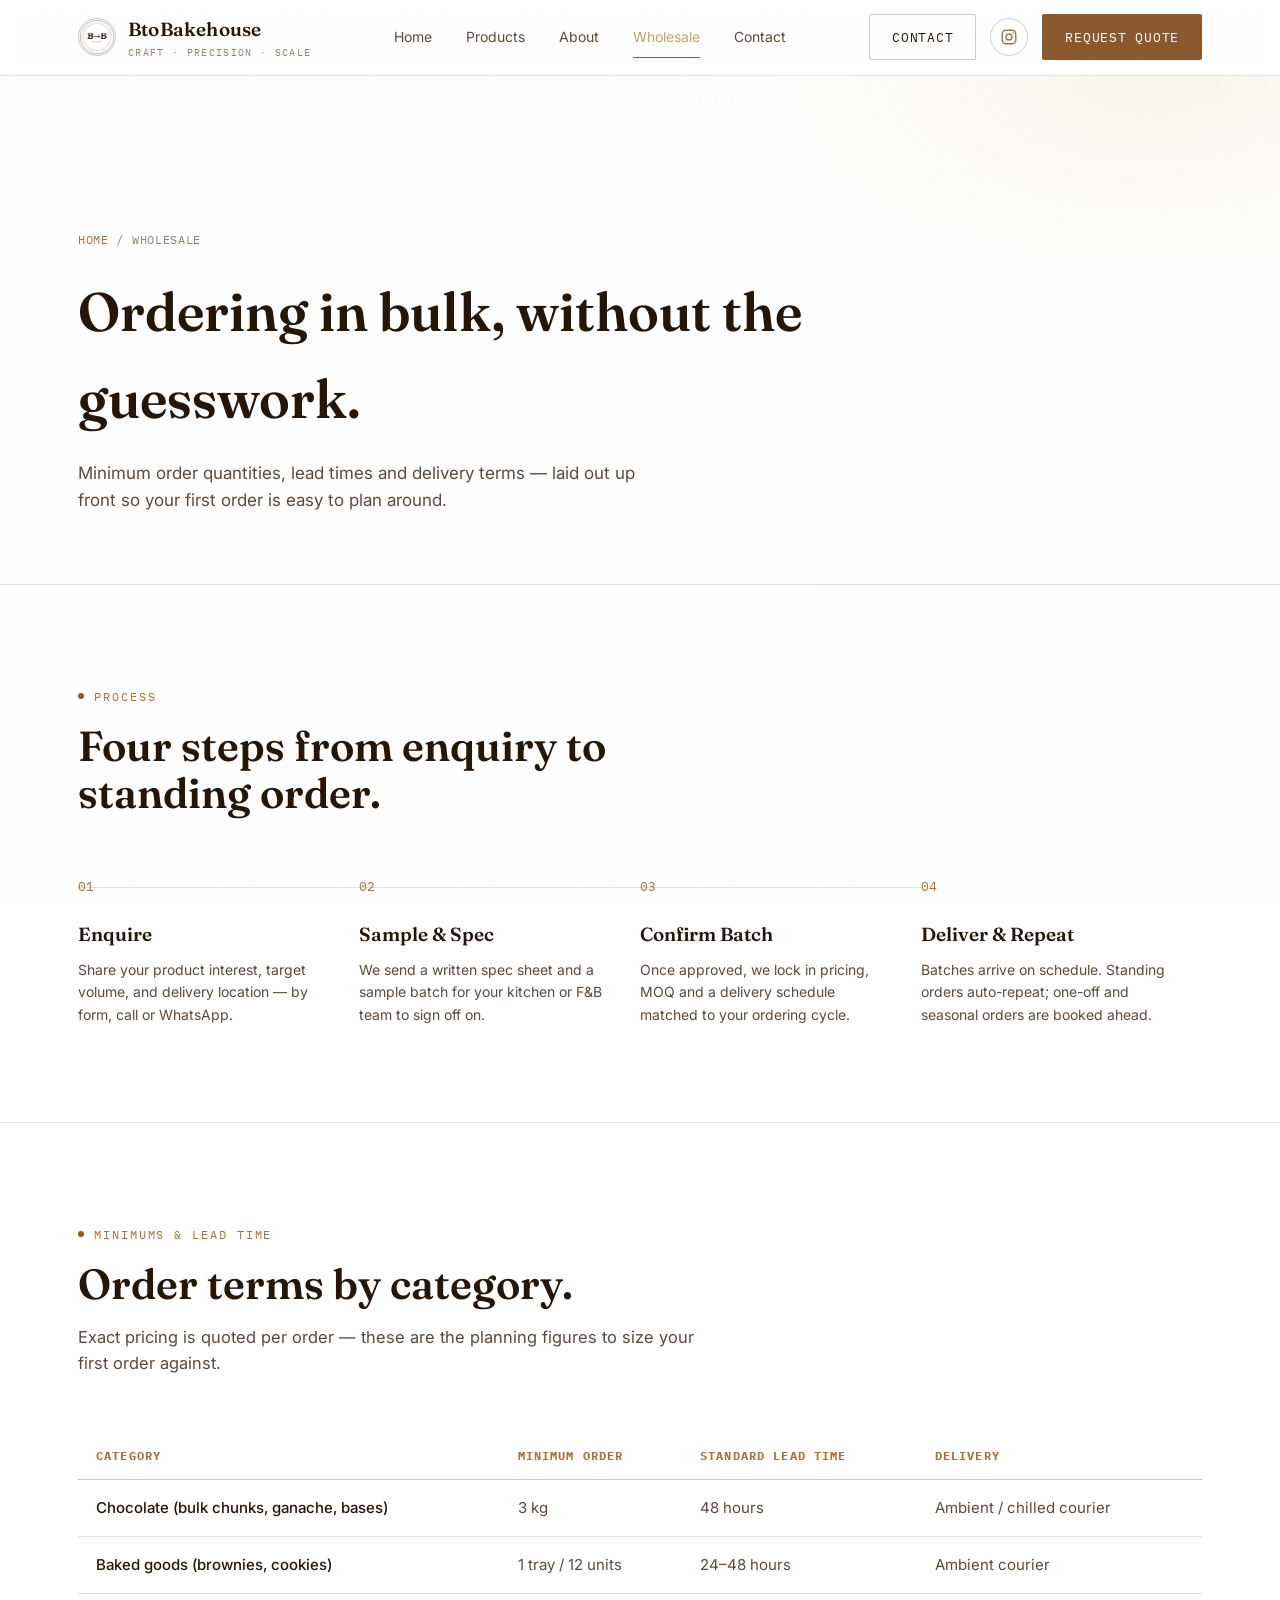
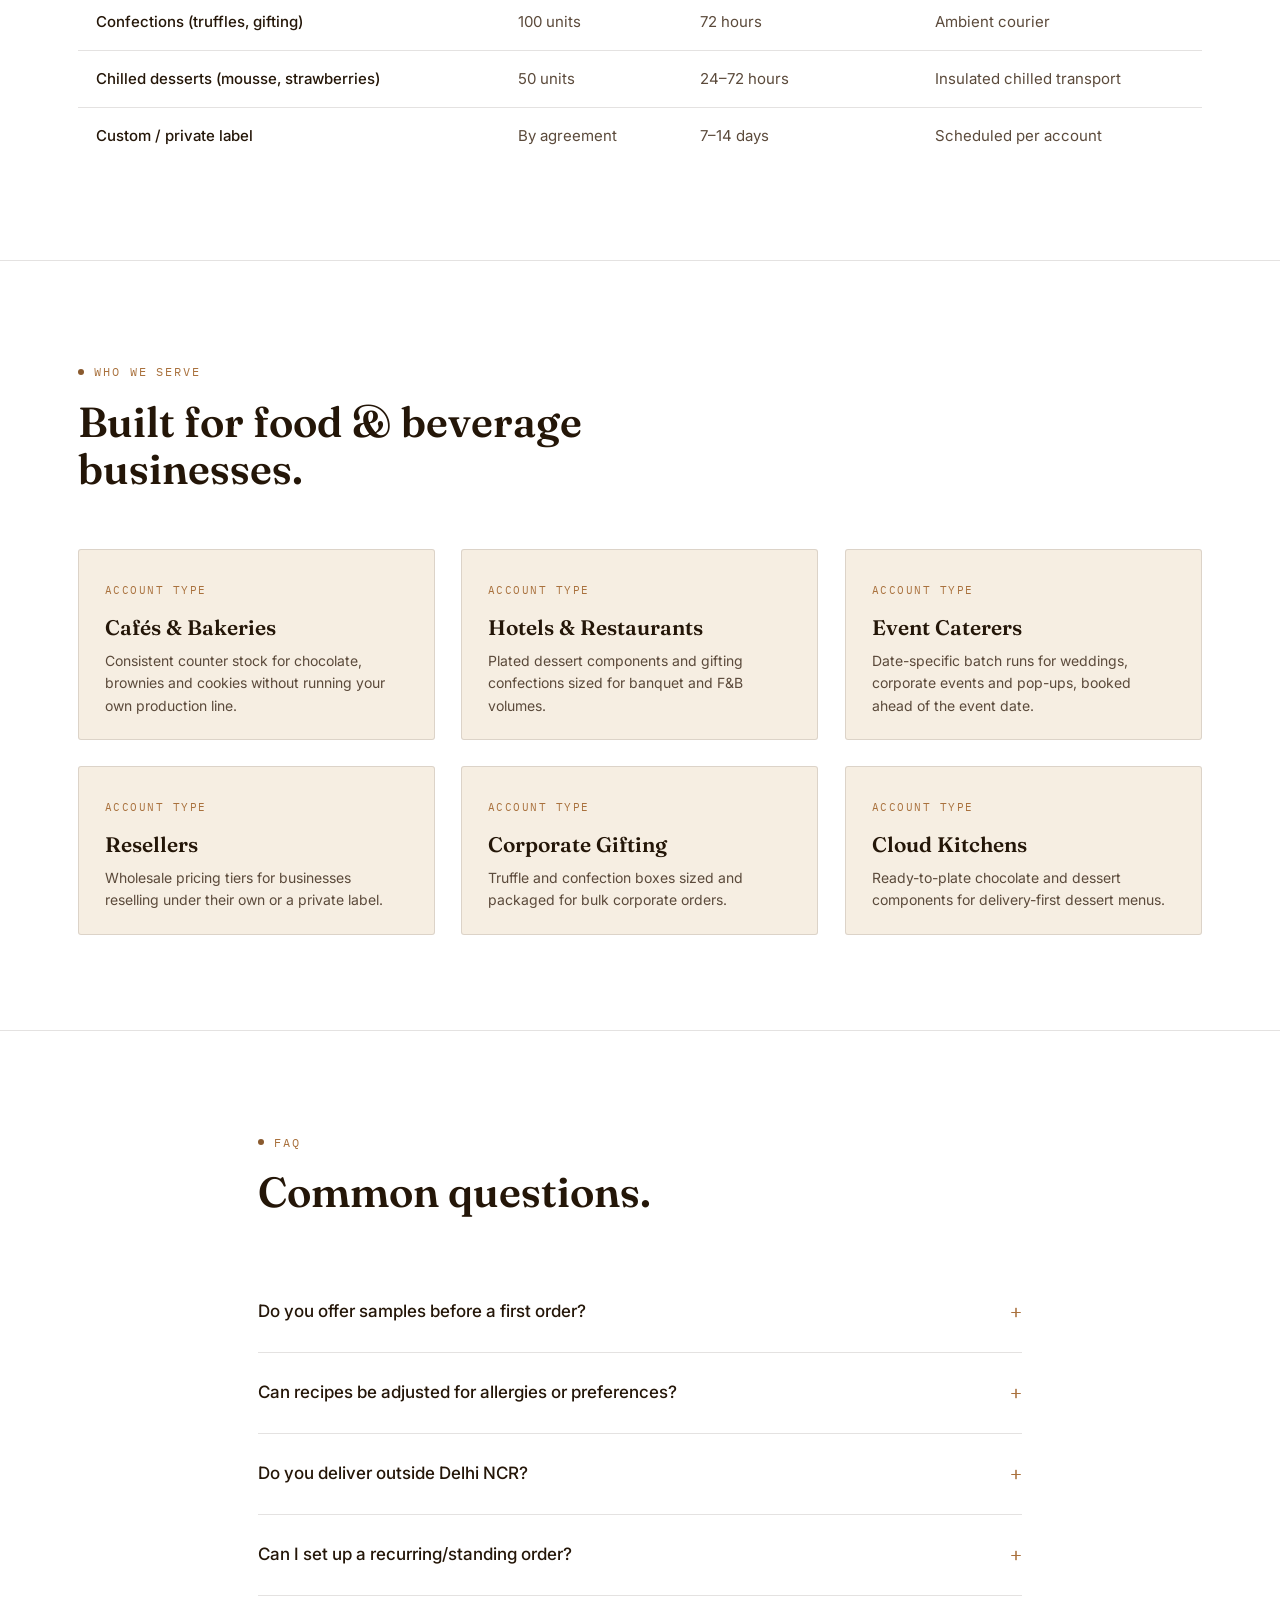
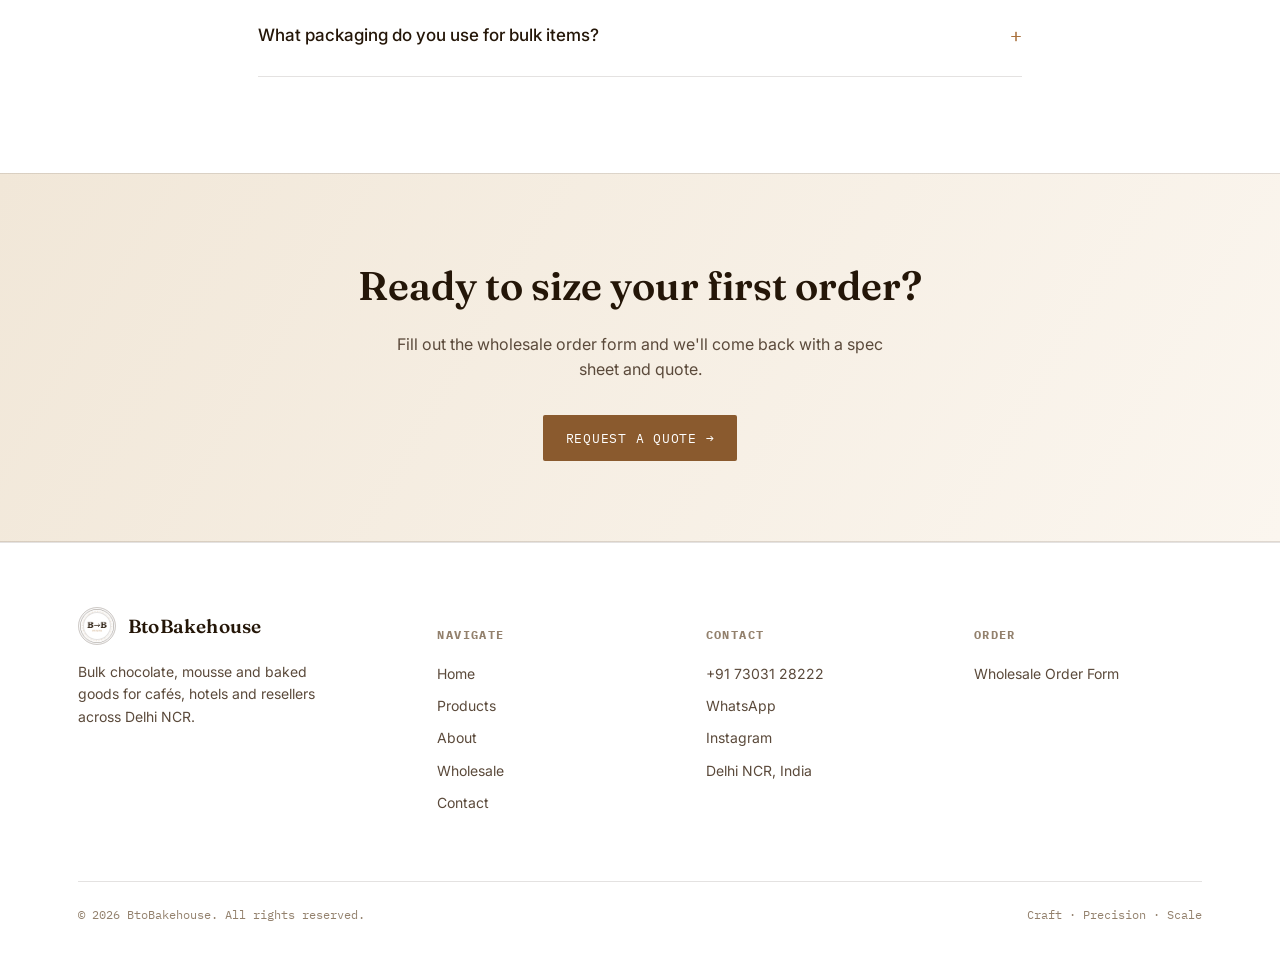
<file: wholesale.html>
<!DOCTYPE html>
<html lang="en">
<head>
<meta charset="UTF-8">
<meta name="viewport" content="width=device-width, initial-scale=1.0">
<title>Wholesale — BtoBakehouse</title>
<meta name="description" content="How wholesale ordering works with BtoBakehouse — process, minimum order quantities, lead times and FAQ.">
<link rel="preconnect" href="https://fonts.googleapis.com">
<link href="https://fonts.googleapis.com/css2?family=Fraunces:ital,opsz,wght@0,9..144,400;0,9..144,500;0,9..144,600;1,9..144,500&family=Inter:wght@400;500;600;700&family=IBM+Plex+Mono:wght@400;500&display=swap" rel="stylesheet">
<link rel="icon" type="image/png" href="logo.png">
<link rel="stylesheet" href="styles.css">
</head>
<body>
<div class="grain"></div>

<header class="site-header">
  <nav class="nav">
    <a href="index.html" class="brand">
      <span class="brand-mark"><img src="logo.png" alt="BtoBakehouse logo"></span>
      <span>
        <span class="brand-word">BtoBakehouse</span>
        <span class="brand-sub">Craft · Precision · Scale</span>
      </span>
    </a>
    <div class="nav-links">
      <a href="index.html">Home</a>
      <a href="products.html">Products</a>
      <a href="about.html">About</a>
      <a href="wholesale.html" class="active">Wholesale</a>
      <a href="contact.html">Contact</a>
    </div>
    <div class="nav-cta">
      <a href="contact.html" class="btn btn-outline">Contact</a>
      <a href="https://www.instagram.com/btobakehouse" target="_blank" class="icon-btn" aria-label="BtoBakehouse on Instagram">
        <svg viewBox="0 0 24 24" fill="none" stroke="currentColor" stroke-width="1.8"><rect x="3" y="3" width="18" height="18" rx="5"/><circle cx="12" cy="12" r="4"/><circle cx="17.5" cy="6.5" r="1" fill="currentColor" stroke="none"/></svg>
      </a>
      <a href="https://docs.google.com/forms/d/e/1FAIpQLSc3XQClOhl44Nz95IVdDjMeJeumspqBdUyK6FssILV5liJzgw/viewform" target="_blank" class="btn btn-primary"><span class="btn-text-full">Request Quote</span><span class="btn-text-short">Quote</span></a>
      <button class="nav-toggle" aria-label="Toggle menu">☰</button>
    </div>
  </nav>
</header>

<section class="page-header">
  <div class="wrap">
    <span class="breadcrumb"><a href="index.html">Home</a> / Wholesale</span>
    <h1>Ordering in bulk, without the guesswork.</h1>
    <p>Minimum order quantities, lead times and delivery terms — laid out up front so your first order is easy to plan around.</p>
  </div>
</section>

<section class="reveal">
  <div class="wrap">
    <div class="section-head">
      <span class="eyebrow">Process</span>
      <h2>Four steps from enquiry to standing order.</h2>
    </div>
    <div class="process">
      <div class="step">
        <span class="step-num">01</span>
        <h4>Enquire</h4>
        <p>Share your product interest, target volume, and delivery location — by form, call or WhatsApp.</p>
      </div>
      <div class="step">
        <span class="step-num">02</span>
        <h4>Sample & Spec</h4>
        <p>We send a written spec sheet and a sample batch for your kitchen or F&B team to sign off on.</p>
      </div>
      <div class="step">
        <span class="step-num">03</span>
        <h4>Confirm Batch</h4>
        <p>Once approved, we lock in pricing, MOQ and a delivery schedule matched to your ordering cycle.</p>
      </div>
      <div class="step">
        <span class="step-num">04</span>
        <h4>Deliver & Repeat</h4>
        <p>Batches arrive on schedule. Standing orders auto-repeat; one-off and seasonal orders are booked ahead.</p>
      </div>
    </div>
  </div>
</section>

<section class="border-top reveal">
  <div class="wrap">
    <div class="section-head">
      <span class="eyebrow">Minimums & lead time</span>
      <h2>Order terms by category.</h2>
      <p>Exact pricing is quoted per order — these are the planning figures to size your first order against.</p>
    </div>
    <div class="table-scroll">
    <table class="spec-table">
      <thead>
        <tr><th>Category</th><th>Minimum Order</th><th>Standard Lead Time</th><th>Delivery</th></tr>
      </thead>
      <tbody>
        <tr><td>Chocolate (bulk chunks, ganache, bases)</td><td>3 kg</td><td>48 hours</td><td>Ambient / chilled courier</td></tr>
        <tr><td>Baked goods (brownies, cookies)</td><td>1 tray / 12 units</td><td>24–48 hours</td><td>Ambient courier</td></tr>
        <tr><td>Confections (truffles, gifting)</td><td>100 units</td><td>72 hours</td><td>Ambient courier</td></tr>
        <tr><td>Chilled desserts (mousse, strawberries)</td><td>50 units</td><td>24–72 hours</td><td>Insulated chilled transport</td></tr>
        <tr><td>Custom / private label</td><td>By agreement</td><td>7–14 days</td><td>Scheduled per account</td></tr>
      </tbody>
    </table>
    </div>
    <p class="table-hint">← Swipe to see all columns →</p>
  </div>
</section>

<section class="border-top reveal">
  <div class="wrap">
    <div class="section-head">
      <span class="eyebrow">Who we serve</span>
      <h2>Built for food & beverage businesses.</h2>
    </div>
    <div class="ticket-grid">
      <div class="ticket">
        <div class="ticket-top">
          <span class="ticket-cat">Account type</span>
          <h3>Cafés & Bakeries</h3>
          <p class="desc">Consistent counter stock for chocolate, brownies and cookies without running your own production line.</p>
        </div>
      </div>
      <div class="ticket">
        <div class="ticket-top">
          <span class="ticket-cat">Account type</span>
          <h3>Hotels & Restaurants</h3>
          <p class="desc">Plated dessert components and gifting confections sized for banquet and F&B volumes.</p>
        </div>
      </div>
      <div class="ticket">
        <div class="ticket-top">
          <span class="ticket-cat">Account type</span>
          <h3>Event Caterers</h3>
          <p class="desc">Date-specific batch runs for weddings, corporate events and pop-ups, booked ahead of the event date.</p>
        </div>
      </div>
      <div class="ticket">
        <div class="ticket-top">
          <span class="ticket-cat">Account type</span>
          <h3>Resellers</h3>
          <p class="desc">Wholesale pricing tiers for businesses reselling under their own or a private label.</p>
        </div>
      </div>
      <div class="ticket">
        <div class="ticket-top">
          <span class="ticket-cat">Account type</span>
          <h3>Corporate Gifting</h3>
          <p class="desc">Truffle and confection boxes sized and packaged for bulk corporate orders.</p>
        </div>
      </div>
      <div class="ticket">
        <div class="ticket-top">
          <span class="ticket-cat">Account type</span>
          <h3>Cloud Kitchens</h3>
          <p class="desc">Ready-to-plate chocolate and dessert components for delivery-first dessert menus.</p>
        </div>
      </div>
    </div>
  </div>
</section>

<section class="border-top reveal">
  <div class="wrap" style="max-width:820px;">
    <div class="section-head">
      <span class="eyebrow">FAQ</span>
      <h2>Common questions.</h2>
    </div>
    <div class="faq-list">
      <div class="faq-item">
        <div class="faq-q"><h4>Do you offer samples before a first order?</h4><span class="plus">+</span></div>
        <div class="faq-a"><p>Yes — every new wholesale account gets a sample batch matched to their product interest before confirming a full order.</p></div>
      </div>
      <div class="faq-item">
        <div class="faq-q"><h4>Can recipes be adjusted for allergies or preferences?</h4><span class="plus">+</span></div>
        <div class="faq-a"><p>Within reason, yes. Tell us about allergen or ingredient constraints during the spec-and-sample stage, before the recipe is locked for your account.</p></div>
      </div>
      <div class="faq-item">
        <div class="faq-q"><h4>Do you deliver outside Delhi NCR?</h4><span class="plus">+</span></div>
        <div class="faq-a"><p>Our standard delivery coverage is Delhi NCR. For larger standing orders outside this radius, get in touch and we'll confirm feasibility.</p></div>
      </div>
      <div class="faq-item">
        <div class="faq-q"><h4>Can I set up a recurring/standing order?</h4><span class="plus">+</span></div>
        <div class="faq-a"><p>Yes — standing orders are the default setup for most café and hotel accounts once the first batch is approved.</p></div>
      </div>
      <div class="faq-item">
        <div class="faq-q"><h4>What packaging do you use for bulk items?</h4><span class="plus">+</span></div>
        <div class="faq-a"><p>Packaging is matched to product and handling needs — sealed pouches for chocolate, food-grade tubs for ganache, and insulated packing for chilled items. Private-label packaging is available for standing accounts.</p></div>
      </div>
    </div>
  </div>
</section>

<section class="cta-band reveal">
  <div class="wrap">
    <h2>Ready to size your first order?</h2>
    <p>Fill out the wholesale order form and we'll come back with a spec sheet and quote.</p>
    <div class="hero-cta">
      <a href="https://docs.google.com/forms/d/e/1FAIpQLSc3XQClOhl44Nz95IVdDjMeJeumspqBdUyK6FssILV5liJzgw/viewform" target="_blank" class="btn btn-primary">Request a Quote →</a>
    </div>
  </div>
</section>

<footer>
  <div class="wrap">
    <div class="footer-grid">
      <div class="footer-col">
        <div class="footer-brand-row">
          <span class="brand-mark"><img src="logo.png" alt="BtoBakehouse logo"></span>
          <span class="brand-word">BtoBakehouse</span>
        </div>
        <p style="max-width:260px;">Bulk chocolate, mousse and baked goods for cafés, hotels and resellers across Delhi NCR.</p>
      </div>
      <div class="footer-col">
        <h5>Navigate</h5>
        <a href="index.html">Home</a>
        <a href="products.html">Products</a>
        <a href="about.html">About</a>
        <a href="wholesale.html">Wholesale</a>
        <a href="contact.html">Contact</a>
      </div>
      <div class="footer-col">
        <h5>Contact</h5>
        <a href="tel:+917303128222">+91 73031 28222</a>
        <a href="https://wa.me/917303128222" target="_blank">WhatsApp</a>
        <a href="https://www.instagram.com/btobakehouse" target="_blank">Instagram</a>
        <p>Delhi NCR, India</p>
      </div>
      <div class="footer-col">
        <h5>Order</h5>
        <a href="https://docs.google.com/forms/d/e/1FAIpQLSc3XQClOhl44Nz95IVdDjMeJeumspqBdUyK6FssILV5liJzgw/viewform" target="_blank">Wholesale Order Form</a>
      </div>
    </div>
    <div class="footer-bottom">
      <span>© 2026 BtoBakehouse. All rights reserved.</span>
      <span>Craft · Precision · Scale</span>
    </div>
  </div>
</footer>

<script src="script.js"></script>
</body>
</html>
</file>
<file: styles.css>
/* ============================================================
   BtoBakehouse — Design System (Light / Mélange-inspired)
   Palette: white paper, warm caramel-brown ink, soft gold accents
   Type: Fraunces (display) / Inter (body) / IBM Plex Mono (spec data)
   ============================================================ */

:root{
  --cacao-950:#FFFFFF;      /* page background */
  --cacao-900:#FBF6EF;      /* alt section / input bg */
  --cacao-850:#F6EEE2;      /* card bg */
  --cacao-800:#F1E7D8;      /* deeper card bg */
  --cacao-700:#E4D3B8;      /* scrollbar thumb */
  --line: rgba(36,22,8,0.12);
  --line-strong: rgba(36,22,8,0.22);
  --parchment:#241608;      /* headings / primary ink */
  --parchment-dim:#5B4A3B;  /* body copy ink */
  --copper:#8A5A2E;         /* primary accent / button bg */
  --copper-light:#A9713D;   /* accent text / hover */
  --gold:#C9A063;           /* decorative gold */
  --ash:#93816D;            /* muted meta text */
  --cream:#241608;          /* default text tone (dark ink) */
  --success:#7E9E6C;

  --font-display: 'Fraunces', serif;
  --font-body: 'Inter', -apple-system, sans-serif;
  --font-mono: 'IBM Plex Mono', monospace;

  --container: 1180px;
}

*{box-sizing:border-box;}
html{scroll-behavior:smooth;}
body{
  margin:0;
  background:var(--cacao-950);
  color:var(--cream);
  font-family:var(--font-body);
  font-size:16px;
  line-height:1.6;
  -webkit-font-smoothing:antialiased;
  opacity:0;
  animation:page-in .6s ease forwards;
}
@keyframes page-in{to{opacity:1;}}

/* custom scrollbar */
::-webkit-scrollbar{width:11px;}
::-webkit-scrollbar-track{background:var(--cacao-950);}
::-webkit-scrollbar-thumb{background:var(--cacao-700);border:2px solid var(--cacao-950);border-radius:20px;}
::-webkit-scrollbar-thumb:hover{background:var(--copper);}
html{scrollbar-color:var(--cacao-700) var(--cacao-950);scrollbar-width:thin;}

/* scroll progress bar */
.scroll-progress{
  position:fixed;top:0;left:0;height:2px;background:linear-gradient(90deg,var(--copper),var(--gold));
  z-index:100;width:0%;transition:width .1s linear;
}
img{max-width:100%;display:block;}
a{color:inherit;text-decoration:none;}
h1,h2,h3,h4{font-family:var(--font-display);font-weight:600;margin:0;color:var(--parchment);}
p{margin:0;}
button{font-family:inherit;}
::selection{background:var(--copper);color:var(--cacao-950);}
:focus-visible{outline:2px solid var(--gold);outline-offset:3px;}

html, body{overflow-x:hidden;max-width:100%;}
.wrap{max-width:var(--container);margin:0 auto;padding:0 28px;}

@media (prefers-reduced-motion: reduce){
  *{animation-duration:0.01ms !important;transition-duration:0.01ms !important;scroll-behavior:auto !important;}
}

/* ---------- texture ---------- */
.grain{
  position:fixed;inset:0;pointer-events:none;z-index:1;opacity:0.03;mix-blend-mode:multiply;
  background-image:url("data:image/svg+xml,%3Csvg xmlns='http://www.w3.org/2000/svg' width='120' height='120'%3E%3Cfilter id='n'%3E%3CfeTurbulence type='fractalNoise' baseFrequency='0.9' numOctaves='2' stitchTiles='stitch'/%3E%3C/filter%3E%3Crect width='100%25' height='100%25' filter='url(%23n)'/%3E%3C/svg%3E");
}

/* ---------- eyebrow / label ---------- */
.eyebrow{
  font-family:var(--font-mono);
  font-size:12px;
  letter-spacing:0.16em;
  text-transform:uppercase;
  color:var(--copper-light);
  display:inline-flex;
  align-items:center;
  gap:10px;
}
.eyebrow::before{content:'';width:6px;height:6px;border-radius:50%;background:var(--copper);display:inline-block;}

/* ---------- NAV ---------- */
.site-header{
  position:sticky;top:0;z-index:50;
  background:rgba(255,255,255,0.86);
  backdrop-filter:blur(10px);
  border-bottom:1px solid var(--line);
}
.nav{display:flex;align-items:center;justify-content:space-between;padding:14px 28px;max-width:var(--container);margin:0 auto;gap:10px;}
.brand{display:flex;align-items:center;gap:12px;}
.brand-mark{
  width:38px;height:38px;border-radius:50%;
  border:1px solid var(--line-strong);
  display:flex;align-items:center;justify-content:center;
  font-family:var(--font-mono);font-size:11px;color:var(--gold);letter-spacing:0.02em;
  box-shadow: inset 0 0 0 4px rgba(255,255,255,0.9), inset 0 0 0 5px var(--line);
  flex-shrink:0;
  overflow:hidden;
}
.brand-mark img{width:100%;height:100%;object-fit:cover;}
.brand-word{font-family:var(--font-display);font-size:19px;color:var(--parchment);font-weight:600;letter-spacing:0.01em;}
.brand-sub{display:block;font-family:var(--font-mono);font-size:9.5px;letter-spacing:0.14em;color:var(--ash);text-transform:uppercase;margin-top:1px;}

.icon-btn{
  width:38px;height:38px;border-radius:50%;border:1px solid var(--line-strong);
  display:flex;align-items:center;justify-content:center;color:var(--copper-light);
  transition:border-color .2s ease, color .2s ease, transform .2s ease;
  flex-shrink:0;
}
.icon-btn:hover{border-color:var(--gold);color:var(--copper);transform:translateY(-2px);}
.icon-btn svg{width:18px;height:18px;}

.nav-links{display:flex;align-items:center;gap:34px;}
.nav-links a{
  font-size:14px;color:var(--parchment-dim);position:relative;padding:4px 0;
  transition:color .2s ease;
}
.nav-links a::after{
  content:'';position:absolute;left:0;bottom:-6px;height:1px;width:0;background:var(--copper);
  transition:width .25s ease;
}
.nav-links a:hover::after{width:100%;}
.nav-links a:hover{color:var(--gold);}
.nav-links a.active{color:var(--gold);}
.nav-links a.active::after{width:100%;background:var(--copper);}

.btn{
  position:relative;overflow:hidden;
  display:inline-flex;align-items:center;gap:8px;
  font-family:var(--font-mono);font-size:12.5px;letter-spacing:0.06em;text-transform:uppercase;
  padding:12px 22px;border-radius:2px;border:1px solid transparent;
  transition:transform .2s ease, background .2s ease, border-color .2s ease, color .2s ease, box-shadow .25s ease;
  cursor:pointer;white-space:nowrap;
}
.btn::before{
  content:'';position:absolute;top:0;left:-120%;width:60%;height:100%;
  background:linear-gradient(120deg, transparent, rgba(255,255,255,0.25), transparent);
  transform:skewX(-20deg);transition:left .55s ease;
}
.btn:hover::before{left:130%;}
.btn-primary{background:var(--copper);color:var(--cacao-950);}
.btn-primary:hover{background:var(--copper-light);transform:translateY(-2px);box-shadow:0 12px 24px -12px rgba(138,90,46,0.4);}
.btn-outline{border-color:var(--line-strong);color:var(--parchment);}
.btn-outline:hover{border-color:var(--gold);color:var(--gold);transform:translateY(-2px);}
.btn-ghost{color:var(--gold);}
.btn-ghost:hover{color:var(--copper-light);}
.btn:active{transform:translateY(0) scale(0.98);}

.nav-cta{display:flex;align-items:center;gap:14px;}
.nav-toggle{display:none;background:none;border:1px solid var(--line-strong);color:var(--parchment);width:40px;height:40px;border-radius:2px;align-items:center;justify-content:center;flex-shrink:0;}
.btn-text-short{display:none;}

@media (max-width:900px){
  .nav-links{position:fixed;top:var(--header-h, 65px);left:0;right:0;background:var(--cacao-900);flex-direction:column;align-items:flex-start;padding:20px 24px 28px;gap:18px;border-bottom:1px solid var(--line);transform:translateY(-8px);opacity:0;pointer-events:none;transition:opacity .2s ease, transform .2s ease;max-height:calc(100vh - var(--header-h, 65px));overflow-y:auto;z-index:49;}
  .nav-links.open{opacity:1;transform:translateY(0);pointer-events:auto;}
  .nav-links a{font-size:16px;padding:6px 0;width:100%;}
  .nav-toggle{display:flex;}
  .nav-cta .btn-outline{display:none;}
}

@media (max-width:560px){
  .nav{padding:12px 18px;gap:8px;}
  .nav-cta{gap:8px;}
  .brand{gap:8px;}
  .brand-mark{width:32px;height:32px;}
  .brand-word{font-size:16px;}
  .brand-sub{display:none;}
  .icon-btn{width:34px;height:34px;}
  .icon-btn svg{width:16px;height:16px;}
  .nav-toggle{width:36px;height:36px;}
  .nav-cta .btn-primary{padding:10px 14px;font-size:11px;}
  .btn-text-full{display:none;}
  .btn-text-short{display:inline;}
}

/* ---------- HERO ---------- */
.hero{
  position:relative;
  padding:120px 0 90px;
  overflow:hidden;
  border-bottom:1px solid var(--line);
  background:
    radial-gradient(ellipse 900px 500px at 82% -10%, rgba(217,179,108,0.14), transparent 60%),
    radial-gradient(ellipse 700px 500px at 5% 110%, rgba(192,131,72,0.12), transparent 60%);
}
.hero-grid{display:grid;grid-template-columns:1.15fr 0.85fr;gap:60px;align-items:center;}
.hero .eyebrow{margin-bottom:22px;}
.hero h1{
  font-size:clamp(40px,6vw,66px);
  line-height:1.04;
  letter-spacing:-0.01em;
  font-weight:500;
}
.hero h1 em{font-style:italic;color:var(--copper-light);font-weight:500;}
.hero-sub{font-size:18px;color:var(--parchment-dim);max-width:520px;margin-top:22px;}
.hero-cta{display:flex;gap:16px;margin-top:38px;flex-wrap:wrap;}
.hero-meta{display:flex;gap:30px;margin-top:52px;flex-wrap:wrap;}
.hero-meta div{font-family:var(--font-mono);font-size:12px;color:var(--ash);}
.hero-meta strong{display:block;font-family:var(--font-display);font-size:22px;color:var(--parchment);font-weight:600;margin-bottom:4px;}

.hero-stamp-col{display:flex;justify-content:center;}

/* Signature stamp: concentric ring badge echoing the brand mark */
.stamp{
  width:280px;height:280px;border-radius:50%;
  position:relative;
  flex-shrink:0;
}
.stamp::before{
  content:'';position:absolute;inset:0;border-radius:50%;
  border:1px solid var(--line-strong);
}
/* Logo frame sits at the exact same inset the old decorative ring used,
   so the logo's own edge and the outer ring are truly concentric —
   no more floating, off-center image inside unrelated circles. */
.stamp-logo-frame{
  position:absolute;inset:18px;border-radius:50%;overflow:hidden;
  border:1px dashed var(--line);
  background:var(--cacao-950);
}
.stamp-logo-frame img{
  position:absolute;inset:0;width:100%;height:100%;object-fit:cover;display:block;
}
.stamp-spin{animation:spin 50s linear infinite;position:absolute;inset:0;}
@keyframes spin{to{transform:rotate(360deg);}}
.stamp-spin .orbit-dot{
  position:absolute;top:0;left:50%;width:8px;height:8px;
  transform:translate(-50%,-50%);
  border-radius:50%;background:var(--gold);box-shadow:0 0 12px 2px rgba(217,179,108,0.6);
}
.stamp-logo-frame{animation:breathe 6s ease-in-out infinite;}
@keyframes breathe{0%,100%{transform:scale(1);}50%{transform:scale(1.035);}}

@media (max-width:900px){
  .hero-grid{grid-template-columns:1fr;}
  .hero-stamp-col{order:-1;margin-bottom:10px;}
  .stamp{width:190px;height:190px;}
  .stamp-logo-frame{inset:12px;}
}

/* ---------- SECTION scaffolding ---------- */
section{padding:96px 0;}
.section-tight{padding:64px 0;}
.section-head{max-width:640px;margin-bottom:56px;}
.section-head h2{font-size:clamp(28px,4vw,42px);margin-top:16px;line-height:1.12;}
.section-head p{color:var(--parchment-dim);margin-top:16px;font-size:16.5px;}
.border-top{border-top:1px solid var(--line);}
.on-parchment{background:var(--parchment);color:var(--cacao-950);}
.on-parchment h2,.on-parchment h3,.on-parchment h4{color:var(--cacao-950);}
.on-parchment .eyebrow{color:var(--gold);}
.on-parchment p{color:#D8C7B3;}

/* ---------- PILLARS ---------- */
.pillars{display:grid;grid-template-columns:repeat(3,1fr);gap:1px;background:var(--line);border:1px solid var(--line);}
.pillar{background:var(--cacao-900);padding:44px 36px;}
.pillar .mark{font-family:var(--font-mono);font-size:12px;color:var(--copper-light);letter-spacing:0.1em;}
.pillar h3{font-size:26px;margin-top:16px;}
.pillar p{color:var(--parchment-dim);margin-top:14px;font-size:15px;}
@media (max-width:800px){.pillars{grid-template-columns:1fr;}}

/* ---------- SPEC TICKET (signature product card) ---------- */
.ticket-grid{display:grid;grid-template-columns:repeat(3,1fr);gap:26px;}
@media (max-width:980px){.ticket-grid{grid-template-columns:repeat(2,1fr);}}
@media (max-width:640px){.ticket-grid{grid-template-columns:1fr;}}

.ticket-grid{perspective:1200px;}
.ticket{
  background:var(--cacao-850);
  border:1px solid var(--line);
  border-radius:3px;
  position:relative;
  display:flex;flex-direction:column;
  transition:border-color .25s ease, transform .25s ease, box-shadow .25s ease;
  transform-style:preserve-3d;
  will-change:transform;
}
.ticket:hover{
  border-color:var(--line-strong);
  box-shadow:0 24px 46px -26px rgba(36,22,8,0.28), 0 0 0 1px var(--line-strong);
}
.ticket::after{
  content:'';position:absolute;inset:0;border-radius:3px;pointer-events:none;
  background:radial-gradient(220px circle at var(--mx,50%) var(--my,50%), rgba(217,179,108,0.09), transparent 60%);
  opacity:0;transition:opacity .3s ease;
}
.ticket:hover::after{opacity:1;}
.ticket-top{padding:26px 26px 22px;}
.ticket-cat{font-family:var(--font-mono);font-size:10.5px;letter-spacing:0.14em;text-transform:uppercase;color:var(--copper-light);}
.ticket-top h3{font-size:21px;margin-top:12px;line-height:1.25;}
.ticket-top .desc{color:var(--parchment-dim);font-size:14px;margin-top:10px;}

.ticket-perf{
  position:relative;
  border-top:1px dashed var(--line-strong);
  margin:0 26px;
}
.ticket-perf::before,.ticket-perf::after{
  content:'';position:absolute;top:-8px;width:16px;height:16px;border-radius:50%;background:var(--cacao-950);
}
.ticket-perf::before{left:-34px;}
.ticket-perf::after{right:-34px;}

.ticket-specs{padding:20px 26px 26px;font-family:var(--font-mono);font-size:12.5px;flex:1;}
.spec-row{display:flex;justify-content:space-between;gap:10px;padding:6px 0;color:var(--ash);border-bottom:1px dotted rgba(156,140,121,0.25);}
.spec-row:last-child{border-bottom:none;}
.spec-row span:last-child{color:var(--cream);text-align:right;}

.ticket-foot{padding:14px 26px;border-top:1px solid var(--line);display:flex;justify-content:space-between;align-items:center;}
.ticket-foot a{font-family:var(--font-mono);font-size:12px;letter-spacing:0.06em;text-transform:uppercase;color:var(--gold);display:inline-flex;align-items:center;min-height:44px;}
.ticket-foot a:hover{color:var(--copper-light);}
.ticket-id{font-family:var(--font-mono);font-size:10.5px;color:var(--ash);}

/* ---------- PROCESS STEPS ---------- */
.process{display:grid;grid-template-columns:repeat(4,1fr);gap:0;position:relative;}
.step{padding:0 28px 0 0;position:relative;}
.step:not(:last-child)::after{
  content:'';position:absolute;top:14px;right:0;width:100%;height:1px;background:var(--line);
}
.step-num{font-family:var(--font-mono);font-size:13px;color:var(--copper-light);}
.step h4{font-size:19px;margin-top:20px;}
.step p{color:var(--parchment-dim);font-size:14px;margin-top:10px;}
@media (max-width:900px){.process{grid-template-columns:1fr;gap:36px;}.step:not(:last-child)::after{display:none;}}

/* ---------- CTA BAND ---------- */
.cta-band{
  background:linear-gradient(120deg, var(--cacao-800), var(--cacao-900));
  border-top:1px solid var(--line);border-bottom:1px solid var(--line);
  padding:80px 0;text-align:center;
}
.cta-band h2{font-size:clamp(28px,4vw,40px);}
.cta-band p{color:var(--parchment-dim);margin-top:14px;max-width:520px;margin-inline:auto;}
.cta-band .hero-cta{justify-content:center;margin-top:32px;}

/* ---------- FOOTER ---------- */
footer{border-top:1px solid var(--line);padding:64px 0 32px;}
.footer-grid{display:grid;grid-template-columns:1.4fr 1fr 1fr 1fr;gap:40px;}
.footer-col h5{font-family:var(--font-mono);font-size:11.5px;letter-spacing:0.12em;text-transform:uppercase;color:var(--ash);margin-bottom:18px;}
.footer-col a,.footer-col p{display:block;color:var(--parchment-dim);font-size:14px;margin-bottom:10px;}
.footer-col a:hover{color:var(--gold);}
.footer-brand-row{display:flex;align-items:center;gap:12px;margin-bottom:16px;}
.footer-bottom{display:flex;justify-content:space-between;align-items:center;margin-top:56px;padding-top:24px;border-top:1px solid var(--line);font-family:var(--font-mono);font-size:11.5px;color:var(--ash);flex-wrap:wrap;gap:10px;}
@media (max-width:800px){.footer-grid{grid-template-columns:1fr 1fr;}}
@media (max-width:700px){
  section{padding:56px 0;}
  .section-tight{padding:40px 0;}
  .section-head{margin-bottom:36px;}
  .hero{padding:44px 0 56px;}
  .hero-cta{gap:12px;}
  .hero-cta .btn{flex:1 1 auto;justify-content:center;text-align:center;}
  .hero-meta{gap:22px;margin-top:36px;}
  .page-header{padding:96px 0 44px;}
  .cta-band{padding:52px 0;}
  .cta-band .hero-cta{flex-direction:column;}
  .cta-band .hero-cta .btn{width:100%;}
  .footer-grid{grid-template-columns:1fr;gap:32px;}
  footer{padding:48px 0 24px;}
  .footer-bottom{margin-top:36px;flex-direction:column;align-items:flex-start;}
  .wrap{padding:0 20px;}
}

/* ---------- REVEAL ---------- */
.reveal{opacity:0;transform:translateY(18px);transition:opacity .7s cubic-bezier(.2,.7,.3,1), transform .7s cubic-bezier(.2,.7,.3,1);}
.reveal.in{opacity:1;transform:translateY(0);}
.ticket-grid .ticket, .pillars .pillar, .process .step{opacity:0;transform:translateY(16px);transition:opacity .6s ease, transform .6s ease;}
.reveal.in .ticket-grid .ticket, .reveal.in .pillars .pillar, .reveal.in .process .step{opacity:1;transform:translateY(0);}
.ticket-grid .ticket:nth-child(1),.pillars .pillar:nth-child(1),.process .step:nth-child(1){transition-delay:.05s;}
.ticket-grid .ticket:nth-child(2),.pillars .pillar:nth-child(2),.process .step:nth-child(2){transition-delay:.15s;}
.ticket-grid .ticket:nth-child(3),.pillars .pillar:nth-child(3),.process .step:nth-child(3){transition-delay:.25s;}
.ticket-grid .ticket:nth-child(4),.process .step:nth-child(4){transition-delay:.35s;}
.ticket-grid .ticket:nth-child(5){transition-delay:.45s;}
.ticket-grid .ticket:nth-child(6){transition-delay:.55s;}
.ticket-grid .ticket:nth-child(7){transition-delay:.65s;}
.ticket-grid .ticket:nth-child(8){transition-delay:.75s;}

/* ---------- PAGE HEADER (sub pages) ---------- */
.page-header{
  padding:150px 0 70px;
  border-bottom:1px solid var(--line);
  background: radial-gradient(ellipse 800px 400px at 90% 0%, rgba(217,179,108,0.12), transparent 60%);
}
.page-header h1{font-size:clamp(34px,5vw,54px);margin-top:18px;max-width:760px;}
.page-header p{color:var(--parchment-dim);margin-top:18px;max-width:560px;font-size:17px;}
.breadcrumb{font-family:var(--font-mono);font-size:11.5px;color:var(--ash);letter-spacing:0.06em;text-transform:uppercase;}
.breadcrumb a{color:var(--copper-light);}

/* ---------- TABLE ---------- */
.table-scroll{width:100%;overflow-x:auto;-webkit-overflow-scrolling:touch;position:relative;}
.spec-table{width:100%;border-collapse:collapse;font-size:15px;min-width:640px;}
.spec-table th{font-family:var(--font-mono);font-size:11.5px;letter-spacing:0.1em;text-transform:uppercase;color:var(--copper-light);text-align:left;padding:14px 18px;border-bottom:1px solid var(--line-strong);white-space:nowrap;}
.spec-table td{padding:16px 18px;border-bottom:1px solid var(--line);color:var(--parchment-dim);}
.spec-table tr:last-child td{border-bottom:none;}
.spec-table td:first-child{color:var(--parchment);font-weight:500;}
.table-hint{display:none;font-family:var(--font-mono);font-size:11px;color:var(--ash);margin-top:10px;}
@media (max-width:700px){
  .table-hint{display:block;}
  .spec-table{font-size:13.5px;}
  .spec-table th,.spec-table td{padding:12px 14px;}
}

/* ---------- FAQ ---------- */
.faq-item{border-bottom:1px solid var(--line);}
.faq-q{display:flex;justify-content:space-between;align-items:center;padding:24px 0;cursor:pointer;gap:20px;}
.faq-q h4{font-size:17px;font-weight:500;font-family:var(--font-body);}
.faq-q .plus{font-family:var(--font-mono);color:var(--copper-light);font-size:20px;transition:transform .25s ease;flex-shrink:0;}
.faq-item.open .plus{transform:rotate(45deg);}
.faq-a{max-height:0;overflow:hidden;transition:max-height .3s ease;}
.faq-a p{color:var(--parchment-dim);padding-bottom:22px;font-size:15px;max-width:640px;}

/* ---------- FORM ---------- */
.form-grid{display:grid;grid-template-columns:1fr 1fr;gap:22px;}
.field{display:flex;flex-direction:column;gap:8px;}
.field.full{grid-column:1/-1;}
.field label{font-family:var(--font-mono);font-size:11px;letter-spacing:0.08em;text-transform:uppercase;color:var(--ash);}
.field input,.field select,.field textarea{
  background:var(--cacao-900);border:1px solid var(--line-strong);border-radius:2px;padding:13px 14px;
  color:var(--cream);font-family:var(--font-body);font-size:16px;width:100%;
}
.field input:focus,.field select:focus,.field textarea:focus{border-color:var(--gold);outline:none;}
.field textarea{resize:vertical;min-height:110px;}
@media (max-width:700px){.form-grid{grid-template-columns:1fr;gap:18px;}}

/* ---------- utility ---------- */
.mt-8{margin-top:8px;}
.two-col{display:grid;grid-template-columns:1fr 1fr;gap:60px;align-items:start;}
@media (max-width:900px){.two-col{grid-template-columns:1fr;}}
.tag-row{display:flex;gap:10px;flex-wrap:wrap;margin-top:20px;}
.tag{font-family:var(--font-mono);font-size:11.5px;letter-spacing:0.04em;padding:7px 14px;border:1px solid var(--line-strong);border-radius:20px;color:var(--parchment-dim);}

.info-card{background:var(--cacao-850);border:1px solid var(--line);padding:32px;border-radius:3px;}
.info-card h4{font-size:12px;font-family:var(--font-mono);letter-spacing:0.1em;text-transform:uppercase;color:var(--copper-light);margin-bottom:14px;}
.info-card .big{font-family:var(--font-display);font-size:22px;color:var(--parchment);}
.info-card p{color:var(--parchment-dim);font-size:14px;margin-top:8px;}
</file>
